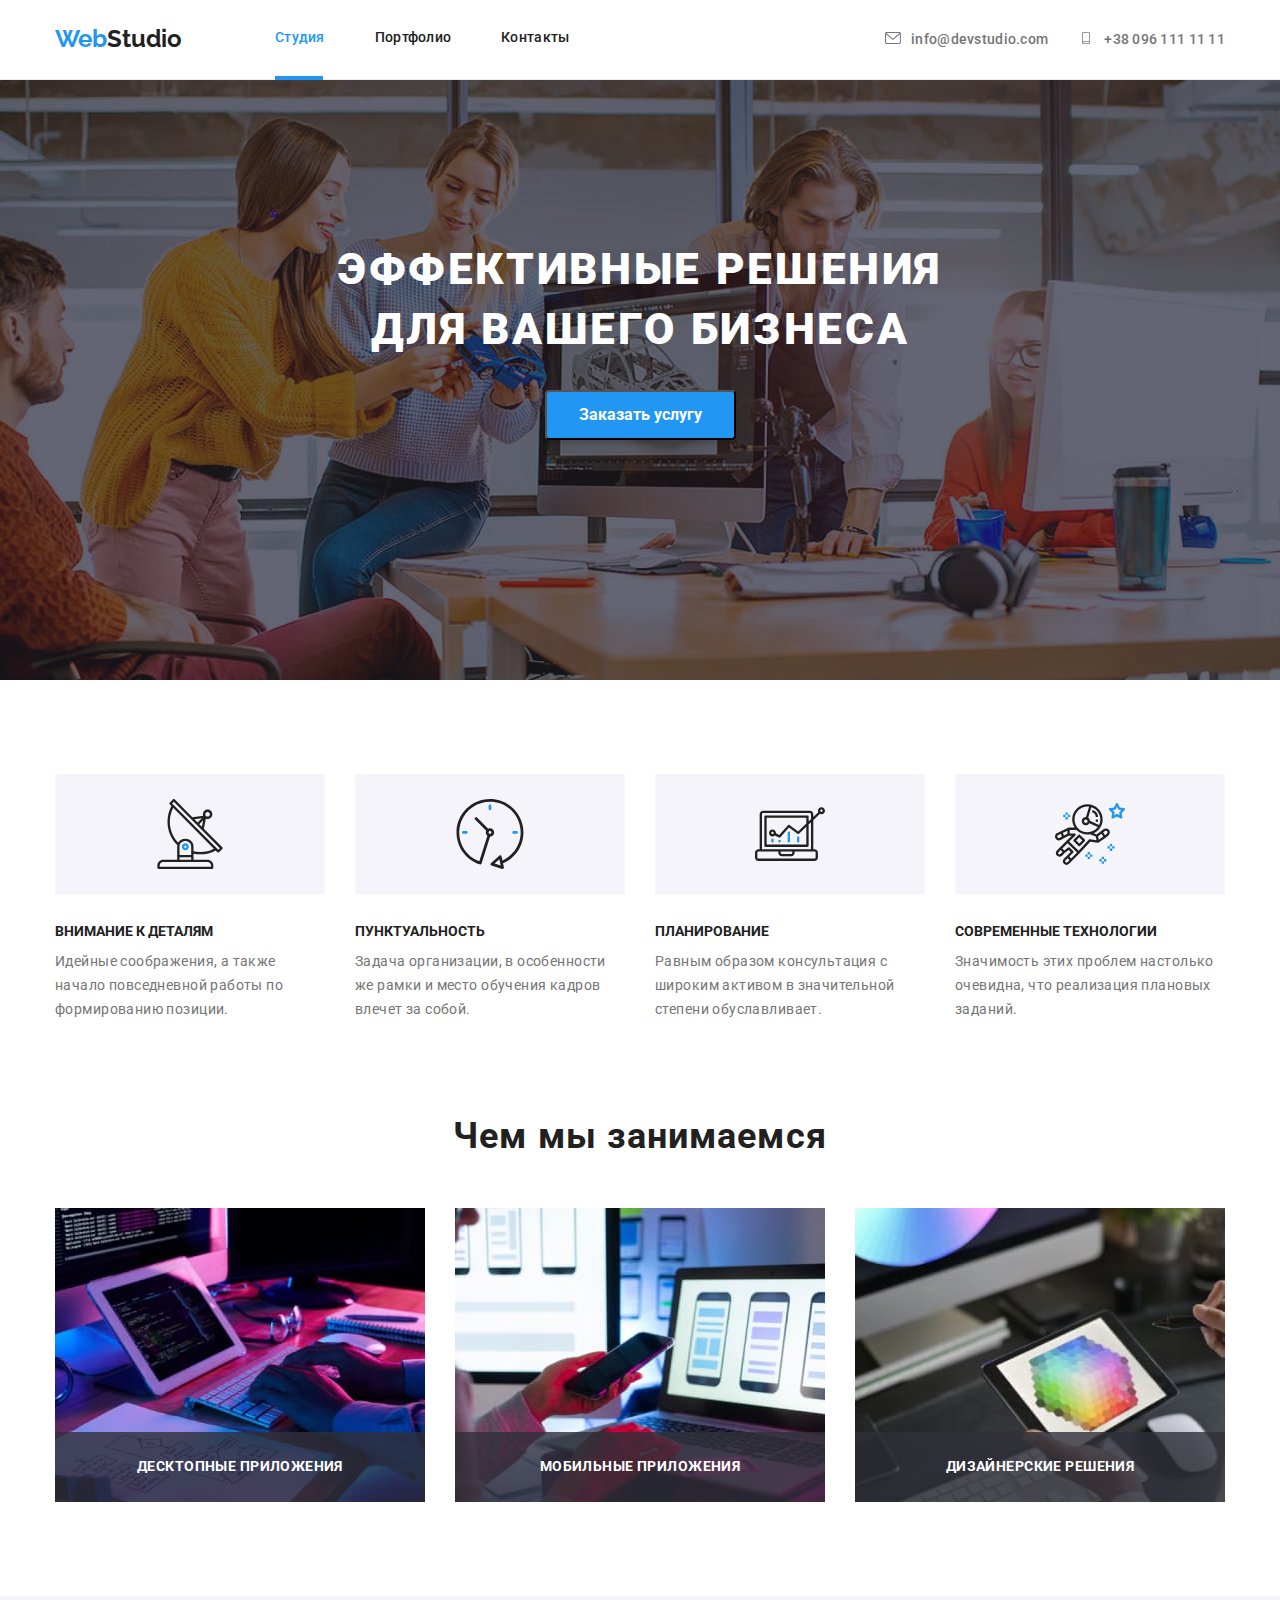
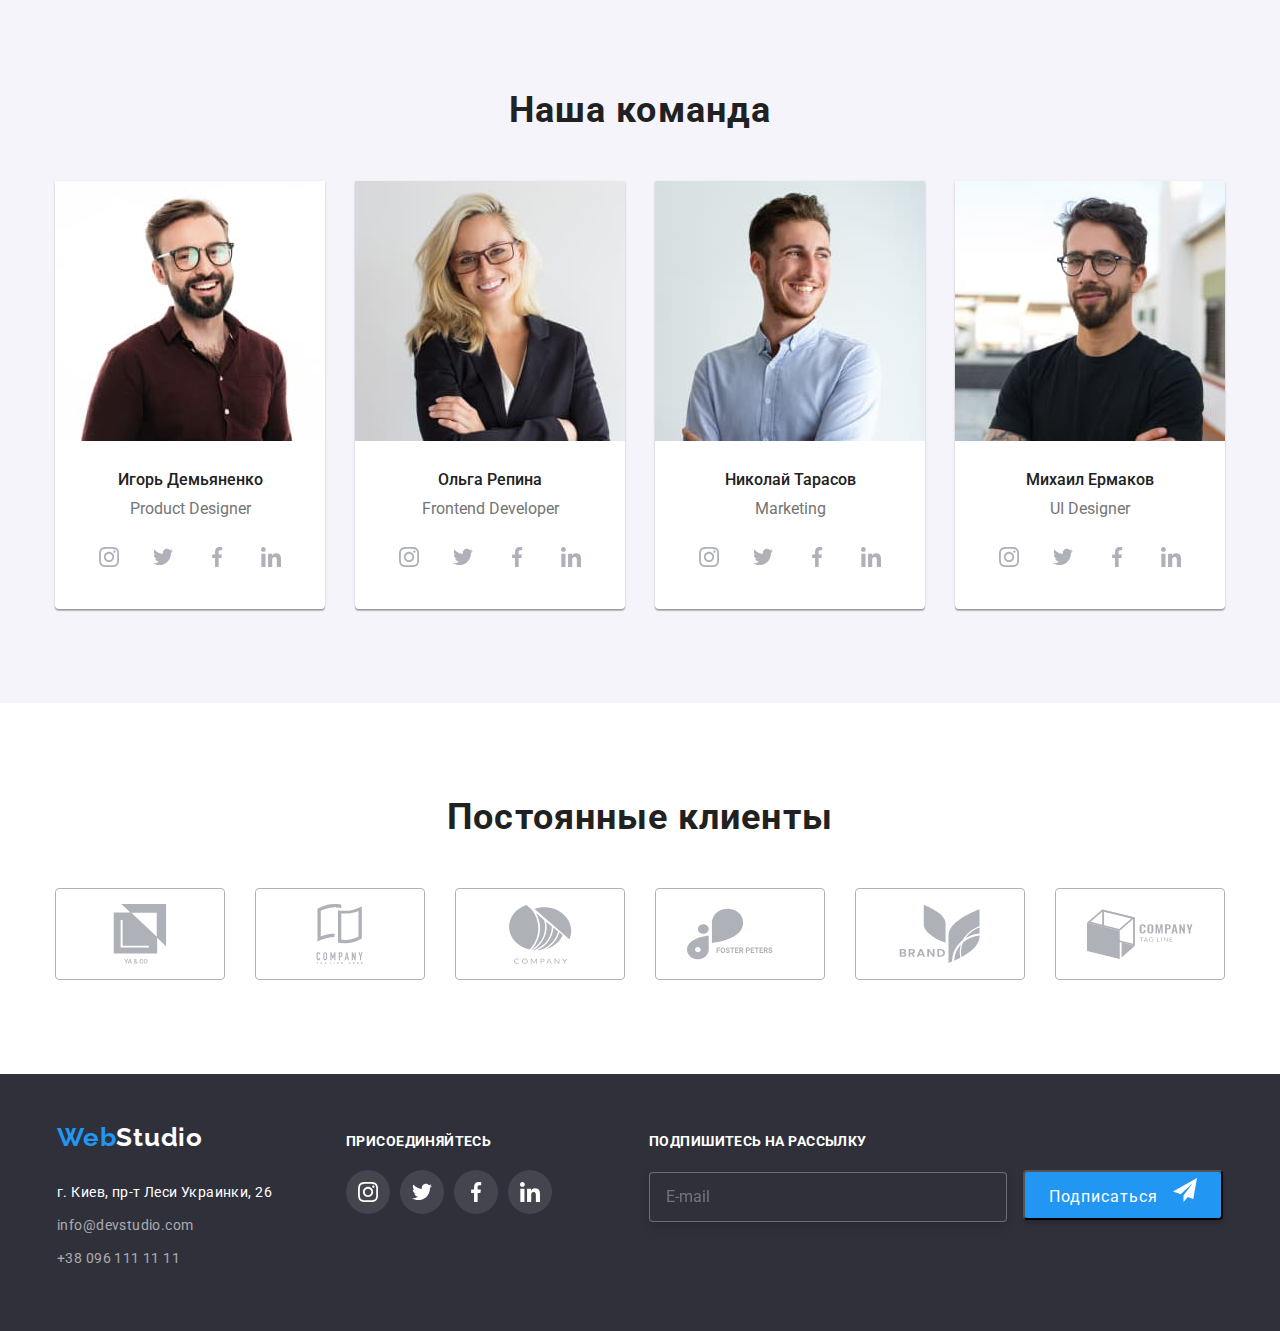
<file: index.html>
<!DOCTYPE html>
<html lang="en">

<head>
    <meta charset="UTF-8">
    <meta http-equiv="X-UA-Compatible" content="IE=edge">
   
    <meta name="viewport" content="width=device-width, initial-scale=1.0">
    <title>Document</title>
    
    <link href="https://fonts.googleapis.com/css2?family=Raleway:wght@700&family=Roboto:wght@400;500;700;900&display=swap"
        rel="stylesheet">
    
    <link rel="stylesheet" href="https://cdnjs.cloudflare.com/ajax/libs/modern-normalize/1.1.0/modern-normalize.min.css">

    
    <link rel="stylesheet" href="./css/main.min.css">
</head>

<body>
    
<header class="header">
        
 <div class="container container__header">
<a href="" class="container__item"><span class=" container__link container__link--accent">Web</span>Studio</a>
<nav>

<button type="button" class="container__menu-button" aria-expanded="false" aria-controls="menu-container" data-menu-button>
<svg width="40" height="40" aria-label="Перемикач мобільного меню"> 
<use class="container__icon-cross"  href="./images/symbol-defs.svg#icon-Vector-1"></use>
<use class="container__menu-icon" href="./images/symbol-defs.svg#icon-Vector-2"></use>
</svg>
</button>
<div class="container__menu-container" id="menu-container" data-menu>

<ul class="site-nav list">
<li class="site-nav__item"><a href=""class="site-nav__link  site-nav__link--current">Студия</a></li>
<li class="site-nav__item"><a href="./portfolio.html" class="site-nav__link">Портфолио</a></li>
<li class="site-nav__item"><a href="" class="site-nav__link">Контакты</a></li>
</ul>

<div class="page">
<ul class="contacts">
<li class="contacts__item"><a href="tel:+380961111111" class="contacts__link">
        <svg class="contacts__icon">
            <use href="./images/symbol-defs.svg#icon-smartphone"></use>
        </svg>+38 096 111 11 11</a></li>

        <li class="contacts__item"><a href="mailto:info@devstudio.com" class="contacts__link">
<svg class="contacts__icon">
                <use href="./images/symbol-defs.svg#icon-envelope"></use>
</svg>info@devstudio.com</a></li>
            
</ul>

<ul class="internet-page">
    <li class="internet-page__item"><a href="" class="internet-page__link">Instagram</a></li>
    <li class="internet-page__item"><a href="" class="internet-page__link internet-page__link--current">Twitter</a></li>
    <li class="internet-page__item"><a href="" class="internet-page__link internet-page__link--current">Facebookv</a></li>
    <li class="internet-page__item"><a href="" class="internet-page__link internet-page__link--current">LinkedIn</a></li>
</ul>
</div>
</div>
</div>
</nav>
</header>

<main>
<section class="hero">
<div class="container">
<h1 class="hero__title">ЭФФЕКТИВНЫЕ РЕШЕНИЯ<br />ДЛЯ ВАШЕГО БИЗНЕСА<br /></h1>
<button type="button" class=" hero__button hero__button--primary" data-modal-open>Заказать услугу</button>
</div>
</section>
    
<section class="section section--bottom">
<div class="container">
<!--<h2></h2>-->
<ul class="feature"> 
<li class="feature__item">
<div class="feature__icon-list">
<svg class="feature__icon">
<use href="./images/symbol-defs.svg#icon-antenna-1"></use>
</svg>
</div>
<h3 class="feature__title">ВНИМАНИЕ К ДЕТАЛЯМ</h3>
<p class="feature__text">Идейные соображения, а также начало повседневной работы по формированию позиции.</p>
</li>

<li class="feature__item">
<div class="feature__icon-list">
<svg class="feature__icon">
<use href="./images/symbol-defs.svg#icon-clock-1"></use>
</svg>
</div>
<h3 class="feature__title">ПУНКТУАЛЬНОСТЬ</h3>
<p class="feature__text">Задача организации, в особенности же рамки и место обучения кадров влечет за собой.</p>
</li>
                        
<li class="feature__item">
<div class="feature__icon-list">
<svg class="feature__icon">
<use href="./images/symbol-defs.svg#icon-diagram-1"></use>
</svg>
</div>
<h3 class="feature__title">ПЛАНИРОВАНИЕ</h3>
<p class="feature__text">Равным образом консультация с широким активом в значительной степени обуславливает.</p>
</li>
                       
<li class="feature__item">
<div class="feature__icon-list">
<svg class="feature__icon">
<use href="./images/symbol-defs.svg#icon-astronaut-1"></use>
</svg>
</div>
<h3 class="feature__title">СОВРЕМЕННЫЕ ТЕХНОЛОГИИ</h3>
<p class="feature__text">Значимость этих проблем настолько очевидна, что реализация плановых заданий.</p>
</li>
</ul>
</div>
</section>
                
                
                
                
<section class="section section--top">
 <div class="container">
<h3 class="section__title">Чем мы занимаемся</h3>
                
<ul class="annexes">
<li class="annexes__technology">


<picture>
<source media="(min-width: 1200px)" srcset="./images.2dz/technology1.jpg 1x, ./images.2dz/technology1@2x.jpg 2x">
<img src="./images.2dz/technology1.jpg" alt="планшет і клавіатура по якій працюють руки" />
</picture>

<h3 class="annexes__headlines">ДЕСКТОПНЫЕ ПРИЛОЖЕНИЯ</h3></li>
<li class="annexes__technology">
<picture>
<source media="(min-width: 1200px)" srcset="./images.2dz/technology2.jpg 1x, ./images.2dz/technology2@2x.jpg 2x">
<img src="./images.2dz/technology2.jpg" alt="ноутбук та телефон" />
</picture>
 
<h3 class="annexes__headlines">МОБИЛЬНЫЕ ПРИЛОЖЕНИЯ</h3></li>
<li class="annexes__technology">
<picture>
<source media="(min-width: 1200px)" srcset="./images.2dz/technology3.jpg 1x, ./images.2dz/technology3@2x.jpg 2x">
<img src="./images.2dz/technology3.jpg" alt="планшет на якому намальований малюнок" />
</picture>


 <h3 class="annexes__headlines">ДИЗАЙНЕРСКИЕ РЕШЕНИЯ</h3></li>
</ul>
</div>
</section>
               
               
 <section class="section section--other-background">
<div class="container">
<h2 class="section__title">Наша команда</h2>
<ul class="command">
<li class="command__specialists">
<picture>
<source media="(min-width: 1200px)" srcset="./images.desktop/command-des.jpg 1x, ./images.desktop/command-des@2x.jpg 2x">
<source media="(min-width: 768px)" srcset="./images.tab/command-tab.jpg 1x, ./images.tab/command-tab@2.jpg 2x">
<source media="(min-width: 320px)" srcset="./images/command.jpg 1x, ./images/command-2@2.jpg 2x">
<img src="./images/command.jpg" alt="Игорь Демьяненко" />
</picture>

<div class="command__center">
<h3 class="command__command-title">Игорь Демьяненко</h3>
<p class="command__text">Product Designer</p>
<ul class="command__icon-border">
<li class="command__border"><a href="" class="command__icon-badges">
<svg class="command__icon-group">
<use href="./images/symbol-defs.svg#icon-instagram-2"></use>
</svg></a></li>
<li class="command__border"><a href="" class="command__icon-badges">
<svg class="command__icon-group">
<use href="./images/symbol-defs.svg#icon-twitter-1"></use>
</svg></a></li>
<li class="command__border"><a href="" class="command__icon-badges">
<svg class="command__icon-group">
<use href="./images/symbol-defs.svg#icon-facebook-1"></use>
</svg></a></li>
<li class="command__border"><a href="" class="command__icon-badges">
<svg class="command__icon-group">
<use href="./images/symbol-defs.svg#icon-linkedin-1"></use>
</svg></a></li></ul>
</div>
</li>

<li class="command__specialists">
<picture>
<source media="(min-width: 1200px)" srcset="./images.desktop/command2-des.jpg 1x, ./images.desktop/command2-des@2x.jpg 2x">
<source media="(min-width: 768px)" srcset="./images.tab/command2-tab.jpg 1x, ./images.tab/command3-tab@2.jpg 2x">
<source media="(min-width: 320px)" srcset="./images/command3.jpg 1x, ./images/command4@2.jpg 2x">
<img src="./images/command3.jpg" alt="Ольга Репина" />
</picture>


<div class="command__center">
<h3 class="command__command-title">Ольга Репина</h3>
<p class="command__text">Frontend Developer</p>
<ul class="command__icon-border">
<li class="command__border"><a href="" class="command__icon-badges">
<svg class="command__icon-group">
<use href="./images/symbol-defs.svg#icon-instagram-2"></use>
</svg></a></li>
<li class="command__border"><a href="" class="command__icon-badges">
<svg class="command__icon-group">
<use href="./images/symbol-defs.svg#icon-twitter-1"></use>
</svg></a></li>
<li class="command__border"><a href="" class="command__icon-badges">
<svg class="command__icon-group">
<use href="./images/symbol-defs.svg#icon-facebook-1"></use>
</svg></a></li>
<li class="command__border"><a href="" class="command__icon-badges">
<svg class="command__icon-group">
<use href="./images/symbol-defs.svg#icon-linkedin-1"></use>
 </svg></a></li></ul>
</div>
</li>
                        
<li class="command__specialists">
<picture>
    <source media="(min-width: 1200px)" srcset="./images.desktop/command3-des.jpg 1x, ./images.desktop/command3-des@2x.jpg 2x">
    <source media="(min-width: 768px)" srcset="./images.tab/command4-tab.jpg 1x, ./images.tab/command5-tab@2.jpg 2x">
    <source media="(min-width: 320px)" srcset="./images/command5.jpg 1x, ./images/command6@2.jpg 2x">
    <img src="./images/command5.jpg" alt="Николай Тарасов" />
</picture>

<div class="command__center">
<h3 class="command__command-title">Николай Тарасов</h3>
<p class="command__text">Marketing</p>
<ul class="command__icon-border">
<li class="command__border"><a href="" class="command__icon-badges">
<svg class="command__icon-group">
<use href="./images/symbol-defs.svg#icon-instagram-2"></use>
</svg></a></li>
<li class="command__border"><a href="" class="command__icon-badges">
<svg class="command__icon-group">
<use href="./images/symbol-defs.svg#icon-twitter-1"></use>
</svg></a></li>
<li class="command__border"><a href="" class="command__icon-badges">
<svg class="command__icon-group">
<use href="./images/symbol-defs.svg#icon-facebook-1"></use>
</svg></a></li>
<li class="command__border"><a href="" class="command__icon-badges">
<svg class="command__icon-group">
<use href="./images/symbol-defs.svg#icon-linkedin-1"></use>
</svg></a></li></ul>
</div>
</li>
<li class="command__specialists">

<picture>
    <source media="(min-width: 1200px)" srcset="./images.desktop/command4-des.jpg 1x, ./images.desktop/command4-des@2x.jpg 2x">
    <source media="(min-width: 768px)" srcset="./images.tab/command6-tab.jpg 1x, ./images.tab/command7-tab@2.jpg 2x">
    <source media="(min-width: 320px)" srcset="./images/command7.jpg 1x, ./images/command8@2.jpg 2x">
    <img src="./images/command7.jpg" alt="Михаил Ермаков" />
</picture>



<div class="command__center">
<h3 class="command__command-title">Михаил Ермаков</h3>
<p class="command__text">UI Designer</p>
<ul class="command__icon-border">
<li class="command__border"><a href="" class="command__icon-badges">
<svg class="command__icon-group">
<use href="./images/symbol-defs.svg#icon-instagram-2"></use></svg></a></li>
<li class="command__border"><a href="" class="command__icon-badges">
<svg class="command__icon-group">
<use href="./images/symbol-defs.svg#icon-twitter-1"></use>
</svg></a></li>
<li class="command__border"><a href="" class="command__icon-badges">
<svg class="command__icon-group">
<use href="./images/symbol-defs.svg#icon-facebook-1"></use>
</svg></a></li>
<li class="command__border"><a href="" class="command__icon-badges">
<svg class="command__icon-group">
<use href="./images/symbol-defs.svg#icon-linkedin-1"></use>
</svg></a></li></ul>
</div>
</li>
</ul>
</div>
</section>


            <section class="section">
                <div class="container">
                <h2 class="section__title">Постоянные клиенты</h2>
                
                <ul class="regular-customers">
                    <li class="regular-customers__emblem"><a href="" class="regular-customers__icon-emblem">
                        <svg class="regular-customers__icon-client">
                        <use href="./images/symbol-defs.svg#icon-group"></use>
                    </svg></a></li>
                    
                    <li class="regular-customers__emblem"><a href="" class="regular-customers__icon-emblem">
                        <svg class="regular-customers__icon-client">
                    <use href="./images/symbol-defs.svg#icon-group-1"></use>
                </svg></a></li>
                    
                <li class="regular-customers__emblem"><a href="" class="regular-customers__icon-emblem">
                    <svg class="regular-customers__icon-client">
                        <use href="./images/symbol-defs.svg#icon-group-2"></use>
                    </svg></a></li>
                        
                    
                    <li class="regular-customers__emblem"><a href="" class="regular-customers__icon-emblem">
                        <svg class="regular-customers__icon-client">
                        <use href="./images/symbol-defs.svg#icon-group-3"></use>
                    </svg></a></li>
                    
                    
                        
                    <li class="regular-customers__emblem"><a href="" class="regular-customers__icon-emblem">
                        <svg class="regular-customers__icon-client">
                        <use href="./images/symbol-defs.svg#icon-group-4"></use>
                    </svg></a></li>
                       
                   
                        
                    <li class="regular-customers__emblem"><a href="" class="regular-customers__icon-emblem">
                        <svg class="regular-customers__icon-client">
                        <use href="./images/symbol-defs.svg#icon-group-5"></use>
                    </svg></a></li>
                </ul>
             </div>
            </section>
        </main>

<footer class="footer">
    <div class="container container__footer">
        <div class="basement">
        <a href="" class="basement__item"><span class=" basement__link basement__link--accent">Web</span><span class="basement__studio">Studio</span></a>
    <address class="address">
        <ul class="address__list">
        <li><a class="address__link" href="https://goo.gl/maps/1u3zxF8ceBxTiurs7" target="blanc" rel="norefferer noopener" >г. Киев,
            пр-т Леси Украинки, 26</a></li>  
        <li class="address__information"><a href="mailto:info@devstudio.com" class="address__content">info@devstudio.com</a></li>
        <li class="address__information"><a href="tel:+380961111111" class="address__content">+38 096 111 11 11</a></li>
        </ul>
</address>
</div>
    



<div class="social-networks">
    <h2 class="command-clients">ПРИСОЕДИНЯЙТЕСЬ</h2>
    <ul class="clients">
        <li class="clients__icon-clients"><a href="" class="clients__icon-social">
            <svg class="clients__icon-networks">
       <use href="./images/symbol-defs.svg#icon-instagram-2"></use>
        </svg></a></li>
        <li class="clients__icon-clients"><a href="" class="clients__icon-social">
            <svg class="clients__icon-networks">
            <use href="./images/symbol-defs.svg#icon-twitter-1"></use>
        </svg></a></li>
        <li class="clients__icon-clients"><a href="" class="clients__icon-social">
            <svg class="clients__icon-networks">
            <use href="./images/symbol-defs.svg#icon-facebook-1"></use>
        </svg></a></li>
        <li class="clients__icon-clients"><a href="" class="clients__icon-social">
            <svg class="clients__icon-networks">
                    <use href="./images/symbol-defs.svg#icon-linkedin-1"></use>
                </svg></a></li>
    </ul>
</div>
    
<div class="form">
     <form class="form-bloc">

        <p class="form-bloc__mailing">ПОДПИШИТЕСЬ НА РАССЫЛКУ</p>
    
    <label for="user_email"></label>
    <input type="email" name="email"  placeholder="E-mail" id="user_email" class="form-bloc__email" />
    
    <button type="submit"class="form-bloc__form-button">Подписаться
        <svg class="form-bloc__icon-send">
            <use href="images/symbol-defs.svg#icon-icon-send"></use>
        </svg>
    </button>
  
</form>
</div>

</div>
    </footer>
 
 
 
    <!-- Modal -->

<div class="backdrop is-hidden" data-modal> 
  <div class="modal">
      <form class="modal__form-contant">
          <p class="modal__user-data">Оставьте свои данные, мы вам перезвоним</p>
          <div class="modal__name-text">
          <label class="modal__names" for="user_name">Имя</label>
            <input class="modal__frame" type="name" name="name" id="user_name" />
        <svg class="modal__icon-sign">
            <use href="images/symbol-defs.svg#icon-person-black-18dp-1"></use>
        </svg>
        
        </div>

        <div class="modal__name-text">
        <label class="modal__names" for="user_phone">Телефон</label>
        <input class="modal__frame" type="tel" name="phone_number" id="user_phone" />
        <svg class="modal__icon-sign">
            <use href="images/symbol-defs.svg#icon-phone-black-18dp-1"></use>
        </svg>
    </div>

        <div class="modal__name-text">
        <label class="modal__names" for="user_email">Почта</label>
        <input class="modal__frame" type="email" name="email" id="user_email" />
        <svg class="modal__icon-sign">
            <use href="images/symbol-defs.svg#icon-email-black-18dp-1"></use>
        </svg>
    </div>

        <div class="modal__name-text">
        <label  class="modal__names" for="user_feedback">Комментарий</label>
        <textarea class="modal__feedback" name="feedback"  id="feedback" rows="5" placeholder="Введите текст"></textarea>
        </div>
        
        
        <div class="modal__checkbox-one">
    <label class="modal__mailing-list">
        <input class="modal__conditions" type="checkbox" name="Соглашаюсь с рассылкой и принимаю Условия договора"
            id="Соглашаюсь с рассылкой и принимаю Условия договора">
        <svg class="modal__icon-box">
            <use href="images/symbol-defs.svg#icon-Vector-2"></use>
        </svg>
        Соглашаюсь с рассылкой и принимаю
        <a href="" class="modal__condition-one">Условия договора</a>
        </label>
</div>
        
        
        <button class="modal__button-box" type="submit">Отправить</button>
     
    
    </form>
<button type="button" class="modal__modal-button" data-modal-close>
<svg class="modal__icon-button">
    <use href="./images/symbol-defs.svg#icon-Vector-1"></use>
</svg>
</button>
</div>
</div>
<script src="./js/modal.js"></script>
<script src="./js/menu.js"></script>
</body>
</html>
</file>
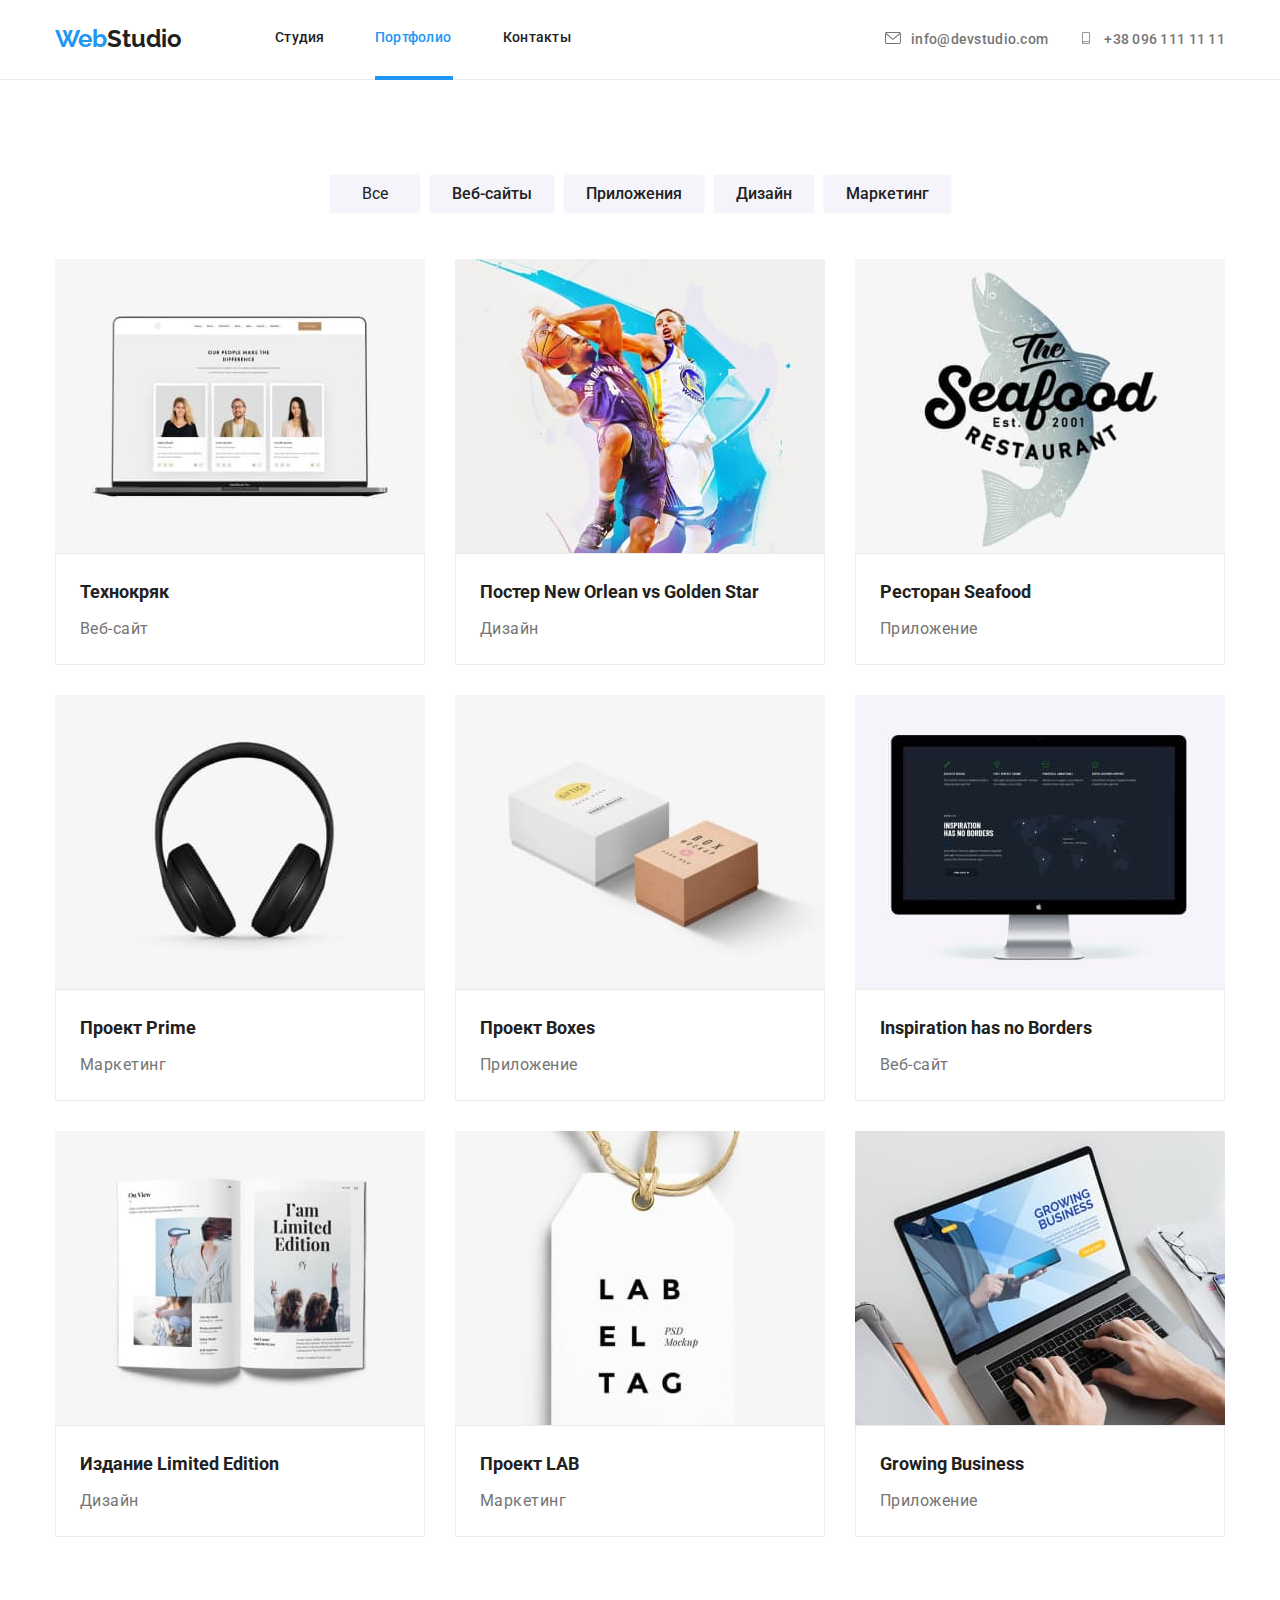
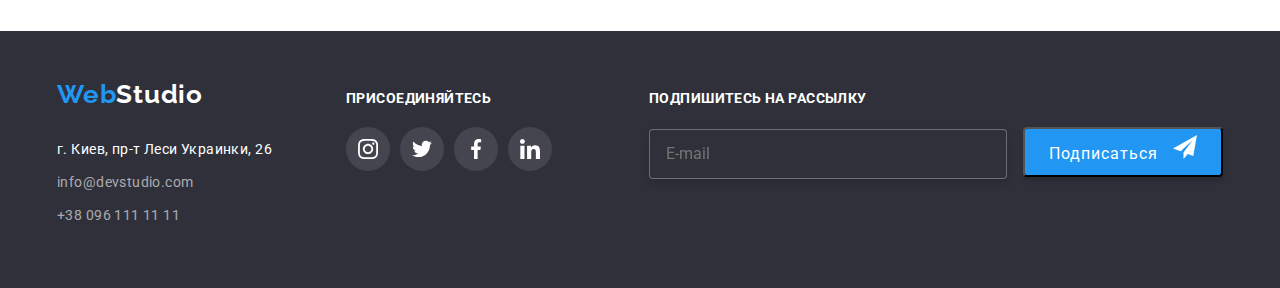
<file: portfolio.html>
<!DOCTYPE html>
<html lang="en">
<head>
    <meta charset="UTF-8">
    <meta http-equiv="X-UA-Compatible" content="IE=edge">
    <meta name="viewport" content="width=device-width, initial-scale=1.0">
    <title>Document</title>

    <link href="https://fonts.googleapis.com/css2?family=Raleway:wght@700&family=Roboto:wght@400;500;700;900&display=swap"
        rel="stylesheet">
    
    <link rel="stylesheet" href="https://cdnjs.cloudflare.com/ajax/libs/modern-normalize/1.1.0/modern-normalize.min.css">

<link rel="stylesheet" href="./css/portfolio.min.css">


</head>
<body>
    
<header class="header">
<div class="container container__header">
<a href="" class="container__item"><span class=" container__link container__link--accent">Web</span>Studio</a>
<nav>

<button type="button" class="container__menu-button" aria-expanded="false" aria-controls="menu-container"
    data-menu-button>
    <svg width="40" height="40" aria-label="Перемикач мобільного меню">
        <use class="container__icon-cross" href="./images/symbol-defs.svg#icon-Vector-1"></use>
        <use class="container__menu-icon" href="./images/symbol-defs.svg#icon-Vector-2"></use>
    </svg>
</button>
<div class="container__menu-container" id="menu-container" data-menu>

                
<ul class="site-nav list">
<li class="site-nav__item"><a href="./index.html" class="site-nav__link">Студия</a></li>
<li class="site-nav__item"><a href="" class="site-nav__link site-nav__link--current site-nav__link--underlining">Портфолио</a></li>
<li class="site-nav__item"><a href="" class="site-nav__link">Контакты</a></li></ul>

<ul class="contacts">
<li class="contacts__item"><a href="tel:+380961111111" class="contacts__link">
<svg class="contacts__icon">
<use href="./images/symbol-defs.svg#icon-smartphone"></use>
</svg>+38 096 111 11 11</a></li>

<li class="contacts__item"><a href="mailto:info@devstudio.com" class="contacts__link">
<svg class="contacts__icon">
<use href="./images/symbol-defs.svg#icon-envelope"></use>
</svg>info@devstudio.com</a></li>

</ul>

<ul class="internet-page">
    <li class="internet-page__item"><a href="" class="internet-page__link">Instagram</a></li>
    <li class="internet-page__item"><a href="" class="internet-page__link internet-page__link--current">Twitter</a></li>
    <li class="internet-page__item"><a href="" class="internet-page__link internet-page__link--current">Facebookv</a></li>
    <li class="internet-page__item"><a href="" class="internet-page__link internet-page__link--current">LinkedIn</a></li>
</ul>

</div>
</div>
</nav>
</header>
        
<main>
<section class="section-portfolio">
<div class="container">
<!--<h1></h1>-->
<ul class="buttons">
 <li><button type="button" class="buttons__item buttons__item--primary">Все</button></li>
<li><button type="button" class="buttons__item buttons__item--secondary">Веб-сайты</button></li>
<li><button type="button" class="buttons__item buttons__item--secondary">Приложения</button></li>
<li><button type="button" class="buttons__item buttons__item--secondary">Дизайн</button></li>
<li><button type="button" class="buttons__item buttons__item--secondary">Маркетинг</button></li>
</ul>
               
<ul class="card-set">
<li class="card-set__painting">
<a href="" class="card-set__none-text">
<div class="card-set__page">

<picture>
    <source media="(min-width: 1200px)" srcset="./images.desktop/card-sed.des.jpg 1x, ./images.desktop/card-sed.des@2x.jpg 2x">
    <source media="(min-width: 768px)" srcset="./images.tab/card-sed.tab.jpg 1x, ./images.tab/card-sed.tab@2x.jpg 2x">
    <source media="(min-width: 320px)" srcset="./images/card-sed.jpg 1x, ./images/card-sed@2x.jpg 2x">
    <img src="./images/card-sed.jpg" alt="Технокряк" />
</picture>
<p class="card-set__page-text">Технокряк это современная площадка распространения коронавируса. Компании используют эту платформу для цифрового
                шпионажа и атак на защищённые сервера конкурентов.</p></div>
<div class="card-set__image">
<h2 class="card-set__title">Технокряк</h2>
<p class="card-set__text">Веб-сайт</p></div>
</li></a>
                
                
<li class="card-set__painting">
<a href="" class="card-set__none-text"> 
<div class="card-set__page">
<picture>
    <source media="(min-width: 1200px)" srcset="./images.desktop/card-sed.des2.jpg 1x, ./images.desktop/card-sed.des2@2x.jpg 2x">
    <source media="(min-width: 768px)" srcset="./images.tab/card-sed2.tab.jpg 1x, ./images.tab/card-sed2.tab@2x.jpg 2x">
    <source media="(min-width: 320px)" srcset="./images/card-sed2.jpg 1x, ./images/card-sed3@2x.jpg 2x">
    <img src="./images/card-sed2.jpg" alt="Постер New Orlean vs Golden Star" />
</picture>

<p class="card-set__page-text">Технокряк это современная площадка распространения коронавируса. Компании используют эту платформу
                    для цифрового шпионажа и атак на защищённые сервера конкурентов.</p></div>
<div class="card-set__image">
<h2 class="card-set__title">Постер New Orlean vs Golden Star</h2>
<p class="card-set__text">Дизайн</p></div>
</li></a>
                

<li class="card-set__painting"> 
<a href="" class="card-set__none-text"> 
<div class="card-set__page">
<picture>
    <source media="(min-width: 1200px)" srcset="./images.desktop/card-sed.des3.jpg 1x, ./images.desktop/card-sed.des3@2x.jpg 2x">
    <source media="(min-width: 768px)" srcset="./images.tab/card-sed3.tab.jpg 1x, ./images.tab/card-sed3.tab@2x.jpg 2x">
    <source media="(min-width: 320px)" srcset="./images/card-sed3.jpg 1x, ./images/card-sed2@2x.jpg 2x">
    <img src="./images/card-sed3.jpg" alt="Ресторан Seafood" />
</picture>
<p class="card-set__page-text">Технокряк это современная площадка распространения коронавируса. Компании используют эту платформу
                    для цифрового
                    шпионажа и атак на защищённые сервера конкурентов.</p>
</div>
<div class="card-set__image">
<h2 class="card-set__title">Ресторан Seafood</h2>
<p class="card-set__text">Приложение</p></div>
</li></a>
                
<li class="card-set__painting"> 
<a href="" class="card-set__none-text">
<div class="card-set__page">
<picture>
    <source media="(min-width: 1200px)" srcset="./images.desktop/card-sed.des4.jpg 1x, ./images.desktop/card-sed.des4@2x.jpg 2x">
    <source media="(min-width: 768px)" srcset="./images.tab/card-sed4.tab.jpg 1x, ./images.tab/card-sed4.tab@2x.jpg 2x">
    <source media="(min-width: 320px)" srcset="./images/card-sed4.jpg 1x, ./images/card-sed4@2x.jpg 2x">
    <img src="./images/card-sed4.jpg" alt="Проект Prime" />
</picture>
<p class="card-set__page-text">Технокряк это современная площадка распространения коронавируса. Компании используют эту платформу
                    для цифрового
                    шпионажа и атак на защищённые сервера конкурентов.</p>
</div>
<div class="card-set__image">
<h2 class="card-set__title">Проект Prime</h2>
<p class="card-set__text">Маркетинг</p></div>
</li></a>
                
<li class="card-set__painting"> 
<a href="" class="card-set__none-text">
<div class="card-set__page">
<picture>
    <source media="(min-width: 1200px)" srcset="./images.desktop/card-sed.des5.jpg 1x, ./images.desktop/card-sed.des5@2x.jpg 2x">
    <source media="(min-width: 768px)" srcset="./images.tab/card-sed5.tab.jpg 1x, ./images.tab/card-sed5.tab@2x.jpg 2x">
    <source media="(min-width: 320px)" srcset="./images/card-sed5.jpg 1x, ./images/card-sed5@2x.jpg 2x">
    <img src="./images/card-sed5.jpg" alt="Проект Boxes" />
</picture>


<p class="card-set__page-text">Технокряк это современная площадка распространения коронавируса. Компании используют эту платформу
                    для цифрового
                    шпионажа и атак на защищённые сервера конкурентов.</p>
</div>
<div class="card-set__image">
<h2 class="card-set__title">Проект Boxes</h2>
<p class="card-set__text">Приложение</p></div>
</li></a>
                
<li class="card-set__painting"> 
<a href="" class="card-set__none-text">
<div class="card-set__page">
    <picture>
        <source media="(min-width: 1200px)" srcset="./images.desktop/card-sed.des6.jpg 1x, ./images.desktop/card-sed.des6@2x.jpg 2x">
        <source media="(min-width: 768px)" srcset="./images.tab/card-sed6.tab.jpg 1x, ./images.tab/card-sed6.tab@2x.jpg 2x">
        <source media="(min-width: 320px)" srcset="./images/card-sed6.jpg 1x, ./images/card-sed6@2x.jpg 2x">
        <img src="./images/card-sed6.jpg" alt="Inspiration has no Borders" />
    </picture>

<p class="card-set__page-text">Технокряк это современная площадка распространения коронавируса. Компании используют эту платформу
                    для цифрового
                    шпионажа и атак на защищённые сервера конкурентов.</p>
</div>
<div class="card-set__image">
<h2 class="card-set__title">Inspiration has no Borders</h2>
<p class="card-set__text">Веб-сайт</p></div>
</li></a>
                
<li class="card-set__painting"> 
<a href="" class="card-set__none-text">
<div class="card-set__page">
<picture>
    <source media="(min-width: 1200px)" srcset="./images.desktop/card-sed.des7.jpg 1x, ./images.desktop/card-sed.des7@2x.jpg 2x">
    <source media="(min-width: 768px)" srcset="./images.tab/card-sed7.tab.jpg 1x, ./images.tab/card-sed7.tab@2x.jpg 2x">
    <source media="(min-width: 320px)" srcset="./images/card-sed7.jpg 1x, ./images/card-sed7@2x.jpg 2x">
    <img src="./images/card-sed7.jpg" alt="Издание Limited Edition" />
</picture>


<p class="card-set__page-text">Технокряк это современная площадка распространения коронавируса. Компании используют эту платформу
                    для цифрового
                    шпионажа и атак на защищённые сервера конкурентов.</p>
</div>
<div class="card-set__image">
<h2 class="card-set__title">Издание Limited Edition</h2>
<p class="card-set__text">Дизайн</p></div>
</li></a>
                
<li class="card-set__painting"> 
<a href="" class="card-set__none-text">
<div class="card-set__page">
<picture>
    <source media="(min-width: 1200px)" srcset="./images.desktop/card-sed.des8.jpg 1x, ./images.desktop/card-sed.des8@2x.jpg 2x">
    <source media="(min-width: 768px)" srcset="./images.tab/card-sed8.tab.jpg 1x, ./images.tab/card-sed8.tab@2x.jpg 2x">
    <source media="(min-width: 320px)" srcset="./images/card-sed8.jpg 1x, ./images/card-sed8@2x.jpg 2x">
    <img src="./images/card-sed8.jpg" alt="Проект LAB" />
</picture>


<p class="card-set__page-text">Технокряк это современная площадка распространения коронавируса. Компании используют эту платформу
                    для цифрового
                    шпионажа и атак на защищённые сервера конкурентов.</p>
</div>
<div class="card-set__image">
<h2 class="card-set__title">Проект LAB</h2>
<p class="card-set__text">Маркетинг</p></div>
</li></a>
                
<li class="card-set__painting"> 
<a href="" class="card-set__none-text">
<div class="card-set__page">
<picture>
    <source media="(min-width: 1200px)" srcset="./images.desktop/card-sed.des9.jpg 1x, ./images.desktop/card-sed.des9@2x.jpg 2x">
    <source media="(min-width: 768px)" srcset="./images.tab/card-sed9.tab.jpg 1x, ./images.tab/card-sed9.tab@2x.jpg 2x">
    <source media="(min-width: 320px)" srcset="./images/card-sed9.jpg 1x, ./images/card-sed9@2x.jpg 2x">
    <img src="./images/card-sed9.jpg" alt="Growing Business" />
</picture>


<p class="card-set__page-text">Технокряк это современная площадка распространения коронавируса. Компании используют эту платформу
                    для цифрового
                    шпионажа и атак на защищённые сервера конкурентов.</p>
</div>
<div class="card-set__image">
<h2 class="card-set__title">Growing Business</h2>
<p class="card-set__text">Приложение</p></div>
</li></a>
</ul>
</div>
</section>
</main>
        
<footer class="footer">
    <div class="container container__footer">
        <div class="basement">
            <a href="" class="basement__item"><span class=" basement__link basement__link--accent">Web</span><span
                    class="basement__studio">Studio</span></a>
            <address class="address">
                <ul class="address__list">
                    <li><a class="address__link" href="https://goo.gl/maps/1u3zxF8ceBxTiurs7" target="blanc"
                            rel="norefferer noopener">г. Киев,
                            пр-т Леси Украинки, 26</a></li>
                    <li class="address__information"><a href="mailto:info@devstudio.com"
                            class="address__content">info@devstudio.com</a></li>
                    <li class="address__information"><a href="tel:+380961111111" class="address__content">+38 096 111 11
                            11</a></li>
                </ul>
            </address>
        </div>
    
            <div class="social-networks">
                <h2 class="command-clients">ПРИСОЕДИНЯЙТЕСЬ</h2>
                <ul class="clients">
                    <li class="clients__icon-clients"><a href="" class="clients__icon-social">
                            <svg class="clients__icon-networks">
                                <use href="./images/symbol-defs.svg#icon-instagram-2"></use>
                            </svg></a></li>
                    <li class="clients__icon-clients"><a href="" class="clients__icon-social">
                            <svg class="clients__icon-networks">
                                <use href="./images/symbol-defs.svg#icon-twitter-1"></use>
                            </svg></a></li>
                    <li class="clients__icon-clients"><a href="" class="clients__icon-social">
                            <svg class="clients__icon-networks">
                                <use href="./images/symbol-defs.svg#icon-facebook-1"></use>
                            </svg></a></li>
                    <li class="clients__icon-clients"><a href="" class="clients__icon-social">
                            <svg class="clients__icon-networks">
                                <use href="./images/symbol-defs.svg#icon-linkedin-1"></use>
                            </svg></a></li>
                </ul>
            </div>
            
            <div class="form">
                <form class="form-bloc">
            
                    <p class="form-bloc__mailing">ПОДПИШИТЕСЬ НА РАССЫЛКУ</p>
            
                    <label for="user_email"></label>
                    <input type="email" name="email" placeholder="E-mail" id="user_email" class="form-bloc__email" />
            
                    <button type="submit" class="form-bloc__form-button">Подписаться
                        <svg class="form-bloc__icon-send">
                            <use href="images/symbol-defs.svg#icon-icon-send"></use>
                        </svg>
                    </button>
            
                </form>
            </div>
            </div>
            </div>

    </footer>
    <script src="./js/menu.js"></script>
        </body>
</html>
</file>
<file: css/main.min.css>
:root{--main-title-color: #ffffff;--main-text-color: #212121;--secondary-color-of-the-text: #757575;--text-accent-color: #2196f3;--button-color: #f5f4fa;--text-white-transparent: rgba(255, 255, 255, 0.6);--header-background: #2f303a}*,*::before,*::after{-webkit-box-sizing:border-box;box-sizing:border-box}body{background-color:var(--main-title-color);color:var(--secondary-color-of-the-text);font-family:Roboto, sans-serif}ul{margin:0;padding:0;list-style:none}h1,h2,h3,p{margin:0}.header{height:60px;border-bottom:1px solid #ececec;display:-webkit-box;display:-ms-flexbox;display:flex;position:relative}@media screen and (min-width: 768px){.header{height:80px}}.container__header{display:-webkit-box;display:-ms-flexbox;display:flex;-webkit-box-align:center;-ms-flex-align:center;align-items:center;-webkit-box-pack:justify;-ms-flex-pack:justify;justify-content:space-between}@media screen and (min-width: 768px){.container__header{display:-webkit-box;display:-ms-flexbox;display:flex;-webkit-box-align:center;-ms-flex-align:center;align-items:center;-webkit-box-pack:center;-ms-flex-pack:center;justify-content:center}}@media screen and (min-width: 1200px){.container__header{display:-webkit-box;display:-ms-flexbox;display:flex;-webkit-box-align:center;-ms-flex-align:center;align-items:center;-webkit-box-pack:center;-ms-flex-pack:center;justify-content:center}}nav{width:100%}.site-nav{-webkit-box-orient:vertical;-webkit-box-direction:normal;-ms-flex-direction:column;flex-direction:column}@media screen and (min-width: 768px){.site-nav{display:-webkit-box;display:-ms-flexbox;display:flex;-webkit-box-orient:horizontal;-webkit-box-direction:normal;-ms-flex-direction:row;flex-direction:row}}.site-nav__link{color:var(--main-text-color);font-weight:500;font-size:40px;line-height:1.175;text-align:center;letter-spacing:0.02em;text-decoration:none;-webkit-transition-duration:250ms;transition-duration:250ms;-webkit-transition-property:color;transition-property:color;-webkit-transition-timing-function:cubic-bezier(0.4, 0, 0.2, 1);transition-timing-function:cubic-bezier(0.4, 0, 0.2, 1)}@media screen and (min-width: 768px){.site-nav__link{font-weight:500;font-size:14px;line-height:1.14;text-decoration:none}}.site-nav__link:hover,.site-nav__link:focus{color:var(--text-accent-color)}.site-nav__link--current::after{content:"";width:48px;height:4px;background-color:var(--text-accent-color);display:block;-webkit-transform:translateY(29px);transform:translateY(29px)}@media screen and (max-width: 767px){.site-nav__link--current::after{display:none}}@media screen and (max-width: 767px){.site-nav__item:not(:last-child){margin-bottom:32px}}@media screen and (min-width: 768px){.site-nav__item{margin-right:50px}}.site-nav__link--current{color:var(--text-accent-color)}.site-nav__link--current.site-nav__link--underlining::after{content:"";width:78px;height:4px}.contacts{margin:0;padding:0px;border:none;-webkit-box-orient:vertical;-webkit-box-direction:normal;-ms-flex-direction:column;flex-direction:column;display:-webkit-box;display:-ms-flexbox;display:flex}@media screen and (max-width: 767px){.contacts{margin-bottom:64px}}@media screen and (min-width: 768px){.contacts{display:-webkit-box;display:-ms-flexbox;display:flex;-webkit-box-orient:vertical;-webkit-box-direction:reverse;-ms-flex-direction:column-reverse;flex-direction:column-reverse;-webkit-box-align:start;-ms-flex-align:start;align-items:flex-start}}@media screen and (min-width: 1200px){.contacts{display:-webkit-box;display:-ms-flexbox;display:flex;-webkit-box-orient:horizontal;-webkit-box-direction:normal;-ms-flex-direction:row;flex-direction:row;flex-direction:row-reverse;-webkit-box-align:center;-ms-flex-align:center;align-items:center;margin-left:0 auto}}.contacts__item .contacts__link{color:var(--secondary-color-of-the-text);text-decoration:none;font-weight:500;font-size:34px;line-height:1.17;letter-spacing:0.02em;-webkit-transition-duration:250ms;transition-duration:250ms;-webkit-transition-property:color;transition-property:color;-webkit-transition-timing-function:cubic-bezier(0.4, 0, 0.2, 1);transition-timing-function:cubic-bezier(0.4, 0, 0.2, 1)}.contacts__item .contacts__link:hover,.contacts__item .contacts__link:focus{color:var(--text-accent-color)}@media screen and (min-width: 768px){.contacts__item .contacts__link{font-weight:500;font-size:12px;line-height:1.16;letter-spacing:0.02em}}@media screen and (min-width: 1200px){.contacts__item .contacts__link{font-weight:500;font-size:14px;line-height:1.14;text-decoration:none}}@media screen and (max-width: 767px){.contacts__item:not(:last-child){margin-bottom:32px}}@media screen and (min-width: 768px){.contacts__item:nth-child(2n){margin-bottom:10px}}@media screen and (min-width: 1200px){.contacts__item:nth-child(2n){margin-right:30px;margin-bottom:0}}.contacts__icon{width:16px;height:12px;margin-right:10px;fill:#757575}.contacts__link:hover .contacts__icon,.contacts__link:focus .contacts__icon{fill:var(--text-accent-color)}@media screen and (max-width: 767px){.contacts__icon{display:none}}.container__menu-button{display:-webkit-inline-box;display:-ms-inline-flexbox;display:inline-flex;margin:0;padding:0;border:none;background-color:#ffffff;position:absolute;z-index:2;right:84px;top:10px}.container__menu-button:hover,.container__menu-button:focus{color:var(--text-accent-color)}@media screen and (min-width: 768px){.container__menu-button{display:none}}.container__menu-button .container__icon-cross{display:none}.container__menu-button.is-open .container__icon-cross{display:block;-webkit-transition-duration:250ms;transition-duration:250ms;-webkit-transition-property:color;transition-property:color;-webkit-transition-timing-function:cubic-bezier(0.4, 0, 0.2, 1);transition-timing-function:cubic-bezier(0.4, 0, 0.2, 1)}.container__menu-button.is-open .container__icon-cross:hover,.container__menu-button.is-open .container__icon-cross:focus{color:var(--text-accent-color);cursor:pointer}.container__menu-button.is-open .container__menu-icon{display:none}.container__menu-container{width:100%}.container__menu-container.is-open{overflow-y:scroll;display:-webkit-box;display:-ms-flexbox;display:flex;-webkit-box-orient:vertical;-webkit-box-direction:normal;-ms-flex-direction:column;flex-direction:column;-webkit-box-pack:justify;-ms-flex-pack:justify;justify-content:space-between;padding-top:48px;padding-bottom:48px;padding-left:40px}@media screen and (max-width: 767px){.container__menu-container{display:none;position:absolute;top:0;left:0;width:100vw;height:100vh;background-color:#ffffff;z-index:1}}@media screen and (min-width: 768px){.container__menu-container{display:-webkit-box;display:-ms-flexbox;display:flex;height:80px;-webkit-box-flex:1;-ms-flex-positive:1;flex-grow:1;-webkit-box-align:center;-ms-flex-align:center;align-items:center;-webkit-box-pack:justify;-ms-flex-pack:justify;justify-content:space-between}}@media screen and (min-width: 1200px){.container__menu-container{-webkit-box-pack:justify;-ms-flex-pack:justify;justify-content:space-between}}.internet-page{display:-webkit-box;display:-ms-flexbox;display:flex}@media screen and (min-width: 768px){.internet-page{display:none}}.internet-page__link{font-weight:500;font-size:18px;line-height:1.22;letter-spacing:0.02em;color:#2196f3;text-decoration:none;-webkit-transition-duration:250ms;transition-duration:250ms;-webkit-transition-property:color;transition-property:color;-webkit-transition-timing-function:cubic-bezier(0.4, 0, 0.2, 1);transition-timing-function:cubic-bezier(0.4, 0, 0.2, 1);position:relative}.internet-page__link:hover,.internet-page__link:focus{color:var(--text-accent-color)}.internet-page__link--current::after{content:"";width:1px;height:22px;display:-webkit-inline-box;display:-ms-inline-flexbox;display:inline-flex;border:1px solid rgba(33,33,33,0.2);left:-10px;bottom:0;position:absolute}.internet-page__item{margin-right:20px}.page{display:-webkit-box;display:-ms-flexbox;display:flex;-webkit-box-orient:vertical;-webkit-box-direction:normal;-ms-flex-direction:column;flex-direction:column;-webkit-box-pack:justify;-ms-flex-pack:justify;justify-content:space-between}.container__item{color:var(--main-text-color);font-family:Raleway, cursive;font-weight:700;font-size:24px;line-height:1.19;text-decoration:none;font-style:normal}@media screen and (min-width: 768px){.container__item{margin-right:88px;-webkit-box-align:center;-ms-flex-align:center;align-items:center;display:-webkit-box;display:-ms-flexbox;display:flex}}@media screen and (min-width: 1200px){.container__item{margin-right:93px}}.container__link--accent{color:var(--text-accent-color)}.basement__studio{color:var(--main-title-color)}.basement__link--accent{color:var(--text-accent-color)}.basement__item{color:var(--main-text-color);font-family:Raleway, cursive;font-weight:700;font-size:24px;line-height:1.19;text-decoration:none;font-style:normal;letter-spacing:0.03em}@media screen and (min-width: 1200px){.basement__item{font-weight:700;font-size:26px;line-height:31px;letter-spacing:0.03em}}.basement{text-align:center}@media screen and (min-width: 1200px){.basement{text-align:left;display:-webkit-box;display:-ms-flexbox;display:flex;-webkit-box-orient:vertical;-webkit-box-direction:normal;-ms-flex-direction:column;flex-direction:column;-webkit-box-align:start;-ms-flex-align:start;align-items:flex-start;margin-right:70px}}.container{width:100%;padding-left:15px;padding-right:15px;margin:0 auto}@media screen and (min-width: 480px){.container{width:480px}}@media screen and (min-width: 768px){.container{width:768px}}@media screen and (min-width: 1200px){.container{width:1200px}}.section-portfolio{padding-bottom:60px;padding-top:60px}@media screen and (min-width: 1200px){.section-portfolio{padding-bottom:94px;padding-top:94px}}.hero{display:-webkit-box;display:-ms-flexbox;display:flex;text-align:center;-webkit-box-align:center;-ms-flex-align:center;align-items:center}@media screen and (max-width: 767px){.hero{height:400px;margin-left:auto;margin-right:auto;background-repeat:no-repeat;background-size:cover;background-position:center;background-image:-webkit-gradient(linear, left top, right top, from(rgba(47,48,58,0.4)), to(rgba(47,48,58,0.4))),url(../images/header1.jpg);background-image:linear-gradient(to right, rgba(47,48,58,0.4), rgba(47,48,58,0.4)),url(../images/header1.jpg);background-color:#c4c4c4}}@media screen and (max-width: 767px) and (min-device-pixel-ratio: 2), screen and (max-width: 767px) and (-webkit-min-device-pixel-ratio: 2), screen and (max-width: 767px) and (min-resolution: 192dpi), screen and (max-width: 767px) and (min-resolution: 2dppx){.hero{background-image:-webkit-gradient(linear, left top, right top, from(rgba(47,48,58,0.4)), to(rgba(47,48,58,0.4))),url(../images/header2@2x.jpg);background-image:linear-gradient(to right, rgba(47,48,58,0.4), rgba(47,48,58,0.4)),url(../images/header2@2x.jpg)}}@media screen and (max-width: 1199px){.hero{height:400px;margin-left:auto;margin-right:auto;background-repeat:no-repeat;background-size:cover;background-position:center;background-image:-webkit-gradient(linear, left top, right top, from(rgba(47,48,58,0.4)), to(rgba(47,48,58,0.4))),url(../images.tab/tab-header.jpg);background-image:linear-gradient(to right, rgba(47,48,58,0.4), rgba(47,48,58,0.4)),url(../images.tab/tab-header.jpg);background-color:#c4c4c4}}@media screen and (max-width: 1199px) and (min-device-pixel-ratio: 2), screen and (max-width: 1199px) and (-webkit-min-device-pixel-ratio: 2), screen and (max-width: 1199px) and (min-resolution: 192dpi), screen and (max-width: 1199px) and (min-resolution: 2dppx){.hero{background-image:-webkit-gradient(linear, left top, right top, from(rgba(47,48,58,0.4)), to(rgba(47,48,58,0.4))),url(../images.tab/header-tab@2x.jpg);background-image:linear-gradient(to right, rgba(47,48,58,0.4), rgba(47,48,58,0.4)),url(../images.tab/header-tab@2x.jpg)}}@media screen and (min-width: 1200px){.hero{height:600px;padding-top:200px;padding-bottom:280px;margin-left:auto;margin-right:auto;background-repeat:no-repeat;background-size:cover;background-position:center;background-image:-webkit-gradient(linear, left top, right top, from(rgba(47,48,58,0.4)), to(rgba(47,48,58,0.4))),url(../images.desktop/header1-des@2x.jpg);background-image:linear-gradient(to right, rgba(47,48,58,0.4), rgba(47,48,58,0.4)),url(../images.desktop/header1-des@2x.jpg);background-color:#c4c4c4}}@media screen and (min-width: 1200px) and (min-device-pixel-ratio: 2), screen and (min-width: 1200px) and (-webkit-min-device-pixel-ratio: 2), screen and (min-width: 1200px) and (min-resolution: 192dpi), screen and (min-width: 1200px) and (min-resolution: 2dppx){.hero{background-image:-webkit-gradient(linear, left top, right top, from(rgba(47,48,58,0.4)), to(rgba(47,48,58,0.4))),url(../images.desktop/header1-des.jpg);background-image:linear-gradient(to right, rgba(47,48,58,0.4), rgba(47,48,58,0.4)),url(../images.desktop/header1-des.jpg)}}.hero__title{font-weight:900;font-size:26px;line-height:1.61;text-align:center;letter-spacing:0.06em;text-transform:uppercase;color:#ffffff;margin-bottom:30px}@media screen and (min-width: 1200px){.hero__title{color:var(--main-title-color);font-weight:900;font-size:44px;line-height:1.36;text-align:center;margin-top:0;margin-bottom:30px}}.hero__button.hero__button--primary{color:var(--main-text-color);background-color:var(--button-color);cursor:pointer;font-weight:700;font-size:16px;line-height:1.62;font-family:Roboto;padding:10px 32px;border-radius:4px;-webkit-box-shadow:0px 4px 4px rgba(0,0,0,0.15);box-shadow:0px 4px 4px rgba(0,0,0,0.15);-webkit-transition-duration:250ms;transition-duration:250ms;-webkit-transition-property:background-color;transition-property:background-color;-webkit-transition-timing-function:cubic-bezier(0.4, 0, 0.2, 1);transition-timing-function:cubic-bezier(0.4, 0, 0.2, 1);transition-duration:250ms;-webkit-transition-property:color;transition-property:color;transition-timing-function:cubic-bezier(0.4, 0, 0.2, 1)}.hero__button.hero__button--primary{background-color:var(--text-accent-color);color:var(--main-title-color)}.section__title{font-weight:700;font-size:28px;line-height:1.17;text-align:center;letter-spacing:0.03em;color:#212121;margin-bottom:30px}@media screen and (min-width: 1200px){.section__title{color:var(--main-text-color);font-weight:700;font-size:36px;line-height:1.16;text-align:center;margin-bottom:50px;margin-top:0px}}.annexes__headlines{font-size:14px;line-height:1.14;text-align:center;letter-spacing:0.03em;display:-webkit-box;display:-ms-flexbox;display:flex;color:var(--main-title-color);position:absolute;bottom:0px;background-color:rgba(47,48,58,0.8);height:70px;width:370px;margin-bottom:0px;-webkit-box-orient:vertical;-webkit-box-direction:normal;-ms-flex-direction:column;flex-direction:column;-ms-flex-line-pack:center;align-content:center;-webkit-box-pack:center;-ms-flex-pack:center;justify-content:center}.command__command-title{color:var(--main-text-color);font-weight:500;font-size:16px;line-height:1.18;margin-top:0;margin-bottom:10px}.command__command-title.command__text{font-weight:400;font-size:16px;line-height:1.18}.backdrop{padding:93px 15px;position:fixed;top:0;left:0;width:100%;height:100%;background-color:rgba(0,0,0,0.2);overflow-y:scroll}.modal{background-color:var(--main-title-color)}@media screen and (max-width: 1199px){.modal{max-width:450px;width:100%;height:609px;position:absolute;top:50%;left:50%;-webkit-transform:translate(-50%, -50%) scale(1);transform:translate(-50%, -50%) scale(1);padding:40px;-webkit-box-shadow:0px 1px 3px rgba(0,0,0,0.12),0px 1px 1px rgba(0,0,0,0.14),0px 2px 1px rgba(0,0,0,0.2);box-shadow:0px 1px 3px rgba(0,0,0,0.12),0px 1px 1px rgba(0,0,0,0.14),0px 2px 1px rgba(0,0,0,0.2);border-radius:4px;-webkit-transition-duration:250ms;transition-duration:250ms;-webkit-transition-timing-function:cubic-bezier(0.4, 0, 0.2, 1);transition-timing-function:cubic-bezier(0.4, 0, 0.2, 1)}}@media screen and (min-width: 1200px){.modal{min-height:581px;min-width:528px;position:absolute;top:50%;left:50%;-webkit-transform:translate(-50%, -50%) scale(1);transform:translate(-50%, -50%) scale(1);-webkit-transition-duration:250ms;transition-duration:250ms;-webkit-transition-timing-function:cubic-bezier(0.4, 0, 0.2, 1);transition-timing-function:cubic-bezier(0.4, 0, 0.2, 1);-webkit-box-shadow:0px 1px 3px rgba(0,0,0,0.12),0px 1px 1px rgba(0,0,0,0.14),0px 2px 1px rgba(0,0,0,0.2);box-shadow:0px 1px 3px rgba(0,0,0,0.12),0px 1px 1px rgba(0,0,0,0.14),0px 2px 1px rgba(0,0,0,0.2);border-radius:4px;padding:40px}}.backdrop.is-hidden{pointer-events:none;opacity:0}.backdrop.is-hidden .modal{-webkit-transform:translate(-50%, -50%) scale(0.9);transform:translate(-50%, -50%) scale(0.9)}.modal__modal-button{position:absolute;right:8px;top:8px;width:30px;height:30px;border-radius:50%;background-color:#ffffff;border:1px solid rgba(0,0,0,0.1);display:-webkit-box;display:-ms-flexbox;display:flex;-webkit-box-align:center;-ms-flex-align:center;align-items:center;-webkit-box-pack:center;-ms-flex-pack:center;justify-content:center}.modal__icon-button{width:11px;height:11px;margin:0;padding:0;display:-webkit-box;display:-ms-flexbox;display:flex;-webkit-box-align:center;-ms-flex-align:center;align-items:center;-webkit-box-pack:center;-ms-flex-pack:center;justify-content:center;fill:#000;-webkit-transition-duration:250ms;transition-duration:250ms;-webkit-transition-timing-function:cubic-bezier(0.4, 0, 0.2, 1);transition-timing-function:cubic-bezier(0.4, 0, 0.2, 1);cursor:pointer}.modal__modal-button:hover .modal__icon-button,.modal__modal-button:focus .modal__icon-button{fill:var(--text-accent-color)}.modal__user-data{margin:0;padding:0;margin-bottom:12px;font-size:20px;line-height:1.15;font-weight:700;text-align:center;letter-spacing:0.03em;color:var(--main-text-color)}.modal__name-text{margin-bottom:10px;display:-webkit-box;display:-ms-flexbox;display:flex;-webkit-box-orient:vertical;-webkit-box-direction:normal;-ms-flex-direction:column;flex-direction:column;position:relative}.modal__name-text textarea::-webkit-input-placeholder{color:rgba(117,117,117,0.5)}.modal__name-text textarea:-ms-input-placeholder{color:rgba(117,117,117,0.5)}.modal__name-text textarea::-ms-input-placeholder{color:rgba(117,117,117,0.5)}.modal__name-text textarea::placeholder{color:rgba(117,117,117,0.5)}.modal__names{font-size:12px;line-height:1.16;letter-spacing:0.01em;color:#757575;margin-bottom:4px;cursor:pointer}.modal__frame{border:1px solid rgba(33,33,33,0.2);border-radius:4px;height:40px;-webkit-transition-duration:250ms;transition-duration:250ms;-webkit-transition-timing-function:cubic-bezier(0.4, 0, 0.2, 1);transition-timing-function:cubic-bezier(0.4, 0, 0.2, 1);cursor:pointer;padding-left:42px}.modal__frame:focus{border-color:var(--text-accent-color);outline-color:var(--text-accent-color)}.modal__icon-sign{position:absolute;width:18px;height:18px;left:12px;top:29px}.modal__frame:focus+.modal__icon-sign{fill:var(--text-accent-color)}.modal__feedback{resize:none;height:120px;border:1px solid rgba(33,33,33,0.2);border-radius:4px;font-size:14px;line-height:1.14;letter-spacing:0.01em;padding:12px 16px;margin-bottom:20px}.modal__feedback:focus{border-color:var(--text-accent-color);outline-color:var(--text-accent-color)}.modal__checkbox-one{margin:0;margin-bottom:30px;position:relative}.modal__mailing-list{font-size:14px;line-height:1.71;font-weight:400;letter-spacing:0.03em;color:#757575;padding:0}@media screen and (max-width: 1199px){.modal__mailing-list{font-weight:400;font-size:12px;line-height:1.16;letter-spacing:0.03em;color:#757575;padding:0;cursor:pointer;display:-webkit-box;display:-ms-flexbox;display:flex;-webkit-box-align:center;-ms-flex-align:center;align-items:center;-webkit-box-pack:center;-ms-flex-pack:center;justify-content:center;font-weight:bold}}.modal__conditions{position:absolute;width:1px;height:1px;margin:-1px;border:0;padding:0;clip:rect(0 0 0 0);overflow:hidden}.modal__icon-box{display:inline-block;width:16px;height:15px;border:2px solid var(--main-text-color);border-radius:4px;fill:var(--main-title-color);margin-right:8px}.modal__conditions:checked+.modal__icon-box{background-color:var(--text-accent-color);border:2px solid var(--text-accent-color)}.modal__condition-one{color:var(--text-accent-color)}.modal__button-box{padding:0;margin:0 auto;width:200px;height:50px;border-radius:4px;font-size:16px;line-height:1.87;text-align:center;letter-spacing:0.06em;display:block;-webkit-transition-duration:250ms;transition-duration:250ms;-webkit-transition-timing-function:cubic-bezier(0.4, 0, 0.2, 1);transition-timing-function:cubic-bezier(0.4, 0, 0.2, 1);cursor:pointer;background-color:var(--text-accent-color);color:var(--main-title-color);-webkit-box-shadow:0px 4px 4px rgba(0,0,0,0.15);box-shadow:0px 4px 4px rgba(0,0,0,0.15)}.section{padding-bottom:60px;padding-top:60px}@media screen and (min-width: 768px){.section{padding-bottom:60px;padding-top:60px}}@media screen and (min-width: 1200px){.section{padding-bottom:94px;padding-top:94px}}.section--top{display:none}@media screen and (min-width: 1200px){.section--top{display:-webkit-box;display:-ms-flexbox;display:flex;padding-top:47px}}.section--other-background{background-color:#f5f4fa}@media screen and (min-width: 1200px){.section--bottom{padding-bottom:47px}}.feature{padding:0px}@media screen and (min-width: 768px){.feature{margin:-15px;display:-webkit-box;display:-ms-flexbox;display:flex;-ms-flex-wrap:wrap;flex-wrap:wrap}}@media screen and (min-width: 1200px){.feature{display:-webkit-box;display:-ms-flexbox;display:flex;-ms-flex-wrap:nowrap;flex-wrap:nowrap;-webkit-box-align:center;-ms-flex-align:center;align-items:center}}.feature__item{width:100%}@media screen and (max-width: 767px){.feature__item:not(:last-child){margin-bottom:30px}}@media screen and (min-width: 768px){.feature__item{width:calc((100% - 4 * 15px) / 2);margin:15px}}.feature__title{color:var(--main-text-color);font-weight:700;font-size:14px;line-height:1.14;margin-bottom:10px;margin-top:0px;padding-top:30px;text-align:center}@media screen and (min-width: 768px){.feature__title{text-align:left}}.feature__text{font-weight:400;font-size:14px;line-height:1.71;letter-spacing:0.03em}.feature__icon-list{padding:0px;border:none;display:-webkit-box;display:-ms-flexbox;display:flex;-webkit-box-align:center;-ms-flex-align:center;align-items:center;-webkit-box-pack:center;-ms-flex-pack:center;justify-content:center;background-color:#f5f4fa;height:120px}.feature .feature__icon{width:70px;height:70px}.annexes{display:-webkit-box;display:-ms-flexbox;display:flex;-ms-flex-wrap:nowrap;flex-wrap:nowrap;padding:0;margin:0px;position:relative}.annexes__technology{-webkit-box-pack:center;-ms-flex-pack:center;justify-content:center;-webkit-box-align:center;-ms-flex-align:center;align-items:center;display:-webkit-box;display:-ms-flexbox;display:flex;position:relative}.annexes li{-ms-flex-wrap:nowrap;flex-wrap:nowrap}.annexes li:not(:last-child){margin-right:30px}.command{margin-top:0px;padding:0px}@media screen and (min-width: 768px){.command{display:-webkit-box;display:-ms-flexbox;display:flex;-ms-flex-wrap:wrap;flex-wrap:wrap;margin:-15px}}@media screen and (min-width: 1200px){.command{display:-webkit-box;display:-ms-flexbox;display:flex;-ms-flex-wrap:nowrap;flex-wrap:nowrap;margin:-15px}}.command__specialists{-webkit-box-shadow:0px 1px 3px rgba(0,0,0,0.12),0px 1px 1px rgba(0,0,0,0.14),0px 2px 1px rgba(0,0,0,0.2);box-shadow:0px 1px 3px rgba(0,0,0,0.12),0px 1px 1px rgba(0,0,0,0.14),0px 2px 1px rgba(0,0,0,0.2);border-radius:0px 0px 4px 4px;background-color:var(--main-title-color)}@media screen and (max-width: 767px){.command__specialists:not(:last-child){margin-bottom:30px}}@media screen and (min-width: 768px){.command__specialists{width:calc((100% - 4 * 15px) / 2);margin:15px}}@media screen and (min-width: 1200px){.command__specialists{-ms-flex-preferred-size:calc((100% - 8 * 15px) / 4);flex-basis:calc((100% - 8 * 15px) / 4);margin:15}}.command__center{text-align:center;padding:24px;padding-top:30px;padding-bottom:30px}.command__icon-border{display:-webkit-box;display:-ms-flexbox;display:flex;padding-left:0px;-webkit-box-align:center;-ms-flex-align:center;align-items:center;-webkit-box-pack:center;-ms-flex-pack:center;justify-content:center;align-items:center;margin-top:16px;padding-left:0px;padding-right:0px}.command__border{width:44px;height:44px;padding:0;-webkit-box-align:center;-ms-flex-align:center;align-items:center;-webkit-box-pack:space-evenly;-ms-flex-pack:space-evenly;justify-content:space-evenly}.command__border:not(:last-child){margin-right:10px}.command__icon-badges{display:-webkit-box;display:-ms-flexbox;display:flex;-webkit-box-align:center;-ms-flex-align:center;align-items:center;-webkit-box-pack:center;-ms-flex-pack:center;justify-content:center;width:100%;height:100%;border-radius:50%;fill:#afb1b8;background-color:var(--main-title-color);-webkit-transition-duration:250ms;transition-duration:250ms;-webkit-transition-property:background-color;transition-property:background-color;-webkit-transition-timing-function:cubic-bezier(0.4, 0, 0.2, 1);transition-timing-function:cubic-bezier(0.4, 0, 0.2, 1)}.command__icon-badges:hover,.command__icon-badges:focus{fill:#ffffff;background-color:var(--text-accent-color)}.command__icon-group{width:20px;height:20px;margin-right:0px;padding:0px}img{display:block;max-width:100%;height:auto}.regular-customers{margin:0px;display:-webkit-box;display:-ms-flexbox;display:flex;-ms-flex-wrap:wrap;flex-wrap:wrap;margin:-15px}@media screen and (min-width: 768px){.regular-customers{display:-webkit-box;display:-ms-flexbox;display:flex;margin:-15px}}@media screen and (min-width: 1200px){.regular-customers{display:-webkit-box;display:-ms-flexbox;display:flex;-ms-flex-wrap:nowrap;flex-wrap:nowrap}}.regular-customers__icon-client{fill:#afb1b8;width:106px;height:60px;margin:0px;padding:0px;-webkit-transition-duration:250ms;transition-duration:250ms;-webkit-transition-property:fill;transition-property:fill;-webkit-transition-timing-function:cubic-bezier(0.4, 0, 0.2, 1);transition-timing-function:cubic-bezier(0.4, 0, 0.2, 1)}.regular-customers__icon-emblem:hover .regular-customers__icon-client,.regular-customers__icon-emblem:focus .regular-customers__icon-client{fill:var(--text-accent-color)}.regular-customers__icon-emblem{display:-webkit-box;display:-ms-flexbox;display:flex;-webkit-box-align:center;-ms-flex-align:center;align-items:center;-webkit-box-pack:center;-ms-flex-pack:center;justify-content:center;width:100%;height:100%;fill:#afb1b8;-webkit-transition-duration:250ms;transition-duration:250ms;-webkit-transition-property:border-color;transition-property:border-color;-webkit-transition-timing-function:cubic-bezier(0.4, 0, 0.2, 1);transition-timing-function:cubic-bezier(0.4, 0, 0.2, 1)}.regular-customers__emblem{height:92px;border:1px solid #afb1b8;-webkit-box-align:center;-ms-flex-align:center;align-items:center;-webkit-box-pack:center;-ms-flex-pack:center;justify-content:center;border-radius:4px;-webkit-transition-duration:250ms;transition-duration:250ms;-webkit-transition-property:color;transition-property:color;-webkit-transition-timing-function:cubic-bezier(0.4, 0, 0.2, 1);transition-timing-function:cubic-bezier(0.4, 0, 0.2, 1);width:calc((100% - 4 * 15px) / 2);margin:15px}.regular-customers__emblem:hover{border:1px solid var(--text-accent-color)}@media screen and (min-width: 768px){.regular-customers__emblem{width:calc((100% - 6 * 15px) / 3);margin:15px}}.social-networks{border:none;list-style:none;margin-top:60px;text-align:center}@media screen and (min-width: 1200px){.social-networks{margin-right:93px}}.clients{padding:0px;border:none}@media screen and (min-width: 320px){.clients{display:-webkit-box;display:-ms-flexbox;display:flex;-webkit-box-align:center;-ms-flex-align:center;align-items:center;-webkit-box-pack:center;-ms-flex-pack:center;justify-content:center}}.command-clients{font-size:14px;line-height:1.14;letter-spacing:0.03em;color:var(--main-title-color);margin-bottom:20px;text-align:center}@media screen and (min-width: 1200px){.command-clients{text-align:left}}.clients__icon-clients{width:44px;height:44px;padding:0;display:-webkit-box;display:-ms-flexbox;display:flex;-webkit-box-align:center;-ms-flex-align:center;align-items:center;-webkit-box-pack:space-evenly;-ms-flex-pack:space-evenly;justify-content:space-evenly}.clients__icon-clients:not(:last-child){margin-right:10px}.clients__icon-social{display:-webkit-box;display:-ms-flexbox;display:flex;-webkit-box-align:center;-ms-flex-align:center;align-items:center;-webkit-box-pack:center;-ms-flex-pack:center;justify-content:center;width:100%;height:100%;fill:#ffffff;border-radius:50%;background:rgba(255,255,255,0.1);-webkit-transition-duration:250ms;transition-duration:250ms;-webkit-transition-property:background-color;transition-property:background-color;-webkit-transition-timing-function:cubic-bezier(0.4, 0, 0.2, 1);transition-timing-function:cubic-bezier(0.4, 0, 0.2, 1)}.clients__icon-social:hover,.clients__icon-social:focus{fill:var(--main-title-color);background-color:var(--text-accent-color)}.clients__icon-networks{width:20px;height:20px;margin:0;padding:0}.footer{background-color:#2f303a;padding-top:60px;padding-bottom:60px}@media screen and (min-width: 768px){.footer{padding-top:0}}@media screen and (min-width: 768px){.container__footer{-ms-flex-wrap:wrap;flex-wrap:wrap;-ms-flex-pack:distribute;justify-content:space-around;display:-webkit-box;display:-ms-flexbox;display:flex;-webkit-box-align:baseline;-ms-flex-align:baseline;align-items:baseline}}@media screen and (min-width: 1200px){.container__footer{display:-webkit-box;display:-ms-flexbox;display:flex}}.address{margin-top:20px}.address__list{padding-left:0px;margin-top:6px}@media screen and (min-width: 320px){.address__list{margin-top:8px}}@media screen and (min-width: 768px){.address__list{margin-top:8px}}.address__content{color:var(--text-white-transparent);font-weight:400;font-size:14px;line-height:1.71;text-decoration:none;font-style:normal;letter-spacing:0.03em;color:rgba(255,255,255,0.6)}.address__content:hover,.address__content:focus{color:var(--text-accent-color)}.address__link{color:var(--main-title-color);font-weight:400;font-size:14px;line-height:1.71;text-decoration:none;font-style:normal;letter-spacing:0.03em}.address__information{margin-top:9px}.form{margin-top:60px;text-align:center}@media screen and (min-width: 1200px){.form{display:-webkit-box;display:-ms-flexbox;display:flex;margin:0}}.form-bloc__mailing{font-size:14px;line-height:1.14;letter-spacing:0.03em;color:var(--main-title-color);margin-bottom:20px;font-weight:700}@media screen and (min-width: 1200px){.form-bloc__mailing{text-align:left}}.form-bloc__email{width:100%;height:50px;border:1px solid rgba(255,255,255,0.3);border-radius:4px;background-color:#2f303a;padding:15px 16px;color:var(--main-title-color);-webkit-filter:drop-shadow(0px 4px 4px rgba(0,0,0,0.15));filter:drop-shadow(0px 4px 4px rgba(0,0,0,0.15));margin-bottom:20px}@media screen and (min-width: 1200px){.form-bloc__email{width:358px;margin-right:12px}}.form-bloc__form-button{width:200px;height:50px;background-color:var(--text-accent-color);-webkit-box-shadow:0px 4px 4px rgba(0,0,0,0.15);box-shadow:0px 4px 4px rgba(0,0,0,0.15);border-radius:4px;color:var(--main-title-color);font-size:16px;line-height:1.87;letter-spacing:0.06em;cursor:pointer}.form-bloc__icon-send{width:24px;height:24px;margin-left:10px;padding:0}
/*# sourceMappingURL=main.min.css.map */
</file>
<file: css/portfolio.min.css>
:root{--main-title-color: #ffffff;--main-text-color: #212121;--secondary-color-of-the-text: #757575;--text-accent-color: #2196f3;--button-color: #f5f4fa;--text-white-transparent: rgba(255, 255, 255, 0.6);--header-background: #2f303a}*,*::before,*::after{-webkit-box-sizing:border-box;box-sizing:border-box}body{background-color:var(--main-title-color);color:var(--secondary-color-of-the-text);font-family:Roboto, sans-serif}ul{margin:0;padding:0;list-style:none}h1,h2,h3,p{margin:0}.header{height:60px;border-bottom:1px solid #ececec;display:-webkit-box;display:-ms-flexbox;display:flex;position:relative}@media screen and (min-width: 768px){.header{height:80px}}.container__header{display:-webkit-box;display:-ms-flexbox;display:flex;-webkit-box-align:center;-ms-flex-align:center;align-items:center;-webkit-box-pack:justify;-ms-flex-pack:justify;justify-content:space-between}@media screen and (min-width: 768px){.container__header{display:-webkit-box;display:-ms-flexbox;display:flex;-webkit-box-align:center;-ms-flex-align:center;align-items:center;-webkit-box-pack:center;-ms-flex-pack:center;justify-content:center}}@media screen and (min-width: 1200px){.container__header{display:-webkit-box;display:-ms-flexbox;display:flex;-webkit-box-align:center;-ms-flex-align:center;align-items:center;-webkit-box-pack:center;-ms-flex-pack:center;justify-content:center}}nav{width:100%}.site-nav{-webkit-box-orient:vertical;-webkit-box-direction:normal;-ms-flex-direction:column;flex-direction:column}@media screen and (min-width: 768px){.site-nav{display:-webkit-box;display:-ms-flexbox;display:flex;-webkit-box-orient:horizontal;-webkit-box-direction:normal;-ms-flex-direction:row;flex-direction:row}}.site-nav__link{color:var(--main-text-color);font-weight:500;font-size:40px;line-height:1.175;text-align:center;letter-spacing:0.02em;text-decoration:none;-webkit-transition-duration:250ms;transition-duration:250ms;-webkit-transition-property:color;transition-property:color;-webkit-transition-timing-function:cubic-bezier(0.4, 0, 0.2, 1);transition-timing-function:cubic-bezier(0.4, 0, 0.2, 1)}@media screen and (min-width: 768px){.site-nav__link{font-weight:500;font-size:14px;line-height:1.14;text-decoration:none}}.site-nav__link:hover,.site-nav__link:focus{color:var(--text-accent-color)}.site-nav__link--current::after{content:"";width:48px;height:4px;background-color:var(--text-accent-color);display:block;-webkit-transform:translateY(29px);transform:translateY(29px)}@media screen and (max-width: 767px){.site-nav__link--current::after{display:none}}@media screen and (max-width: 767px){.site-nav__item:not(:last-child){margin-bottom:32px}}@media screen and (min-width: 768px){.site-nav__item{margin-right:50px}}.site-nav__link--current{color:var(--text-accent-color)}.site-nav__link--current.site-nav__link--underlining::after{content:"";width:78px;height:4px}.contacts{margin:0;padding:0px;border:none;-webkit-box-orient:vertical;-webkit-box-direction:normal;-ms-flex-direction:column;flex-direction:column;display:-webkit-box;display:-ms-flexbox;display:flex}@media screen and (max-width: 767px){.contacts{margin-bottom:64px}}@media screen and (min-width: 768px){.contacts{display:-webkit-box;display:-ms-flexbox;display:flex;-webkit-box-orient:vertical;-webkit-box-direction:reverse;-ms-flex-direction:column-reverse;flex-direction:column-reverse;-webkit-box-align:start;-ms-flex-align:start;align-items:flex-start}}@media screen and (min-width: 1200px){.contacts{display:-webkit-box;display:-ms-flexbox;display:flex;-webkit-box-orient:horizontal;-webkit-box-direction:normal;-ms-flex-direction:row;flex-direction:row;flex-direction:row-reverse;-webkit-box-align:center;-ms-flex-align:center;align-items:center;margin-left:0 auto}}.contacts__item .contacts__link{color:var(--secondary-color-of-the-text);text-decoration:none;font-weight:500;font-size:34px;line-height:1.17;letter-spacing:0.02em;-webkit-transition-duration:250ms;transition-duration:250ms;-webkit-transition-property:color;transition-property:color;-webkit-transition-timing-function:cubic-bezier(0.4, 0, 0.2, 1);transition-timing-function:cubic-bezier(0.4, 0, 0.2, 1)}.contacts__item .contacts__link:hover,.contacts__item .contacts__link:focus{color:var(--text-accent-color)}@media screen and (min-width: 768px){.contacts__item .contacts__link{font-weight:500;font-size:12px;line-height:1.16;letter-spacing:0.02em}}@media screen and (min-width: 1200px){.contacts__item .contacts__link{font-weight:500;font-size:14px;line-height:1.14;text-decoration:none}}@media screen and (max-width: 767px){.contacts__item:not(:last-child){margin-bottom:32px}}@media screen and (min-width: 768px){.contacts__item:nth-child(2n){margin-bottom:10px}}@media screen and (min-width: 1200px){.contacts__item:nth-child(2n){margin-right:30px;margin-bottom:0}}.contacts__icon{width:16px;height:12px;margin-right:10px;fill:#757575}.contacts__link:hover .contacts__icon,.contacts__link:focus .contacts__icon{fill:var(--text-accent-color)}@media screen and (max-width: 767px){.contacts__icon{display:none}}.container__menu-button{display:-webkit-inline-box;display:-ms-inline-flexbox;display:inline-flex;margin:0;padding:0;border:none;background-color:#ffffff;position:absolute;z-index:2;right:84px;top:10px}.container__menu-button:hover,.container__menu-button:focus{color:var(--text-accent-color)}@media screen and (min-width: 768px){.container__menu-button{display:none}}.container__menu-button .container__icon-cross{display:none}.container__menu-button.is-open .container__icon-cross{display:block;-webkit-transition-duration:250ms;transition-duration:250ms;-webkit-transition-property:color;transition-property:color;-webkit-transition-timing-function:cubic-bezier(0.4, 0, 0.2, 1);transition-timing-function:cubic-bezier(0.4, 0, 0.2, 1)}.container__menu-button.is-open .container__icon-cross:hover,.container__menu-button.is-open .container__icon-cross:focus{color:var(--text-accent-color);cursor:pointer}.container__menu-button.is-open .container__menu-icon{display:none}.container__menu-container{width:100%}.container__menu-container.is-open{overflow-y:scroll;display:-webkit-box;display:-ms-flexbox;display:flex;-webkit-box-orient:vertical;-webkit-box-direction:normal;-ms-flex-direction:column;flex-direction:column;-webkit-box-pack:justify;-ms-flex-pack:justify;justify-content:space-between;padding-top:48px;padding-bottom:48px;padding-left:40px}@media screen and (max-width: 767px){.container__menu-container{display:none;position:absolute;top:0;left:0;width:100vw;height:100vh;background-color:#ffffff;z-index:1}}@media screen and (min-width: 768px){.container__menu-container{display:-webkit-box;display:-ms-flexbox;display:flex;height:80px;-webkit-box-flex:1;-ms-flex-positive:1;flex-grow:1;-webkit-box-align:center;-ms-flex-align:center;align-items:center;-webkit-box-pack:justify;-ms-flex-pack:justify;justify-content:space-between}}@media screen and (min-width: 1200px){.container__menu-container{-webkit-box-pack:justify;-ms-flex-pack:justify;justify-content:space-between}}.internet-page{display:-webkit-box;display:-ms-flexbox;display:flex}@media screen and (min-width: 768px){.internet-page{display:none}}.internet-page__link{font-weight:500;font-size:18px;line-height:1.22;letter-spacing:0.02em;color:#2196f3;text-decoration:none;-webkit-transition-duration:250ms;transition-duration:250ms;-webkit-transition-property:color;transition-property:color;-webkit-transition-timing-function:cubic-bezier(0.4, 0, 0.2, 1);transition-timing-function:cubic-bezier(0.4, 0, 0.2, 1);position:relative}.internet-page__link:hover,.internet-page__link:focus{color:var(--text-accent-color)}.internet-page__link--current::after{content:"";width:1px;height:22px;display:-webkit-inline-box;display:-ms-inline-flexbox;display:inline-flex;border:1px solid rgba(33,33,33,0.2);left:-10px;bottom:0;position:absolute}.internet-page__item{margin-right:20px}.page{display:-webkit-box;display:-ms-flexbox;display:flex;-webkit-box-orient:vertical;-webkit-box-direction:normal;-ms-flex-direction:column;flex-direction:column;-webkit-box-pack:justify;-ms-flex-pack:justify;justify-content:space-between}.container__item{color:var(--main-text-color);font-family:Raleway, cursive;font-weight:700;font-size:24px;line-height:1.19;text-decoration:none;font-style:normal}@media screen and (min-width: 768px){.container__item{margin-right:88px;-webkit-box-align:center;-ms-flex-align:center;align-items:center;display:-webkit-box;display:-ms-flexbox;display:flex}}@media screen and (min-width: 1200px){.container__item{margin-right:93px}}.container__link--accent{color:var(--text-accent-color)}.basement__studio{color:var(--main-title-color)}.basement__link--accent{color:var(--text-accent-color)}.basement__item{color:var(--main-text-color);font-family:Raleway, cursive;font-weight:700;font-size:24px;line-height:1.19;text-decoration:none;font-style:normal;letter-spacing:0.03em}@media screen and (min-width: 1200px){.basement__item{font-weight:700;font-size:26px;line-height:31px;letter-spacing:0.03em}}.basement{text-align:center}@media screen and (min-width: 1200px){.basement{text-align:left;display:-webkit-box;display:-ms-flexbox;display:flex;-webkit-box-orient:vertical;-webkit-box-direction:normal;-ms-flex-direction:column;flex-direction:column;-webkit-box-align:start;-ms-flex-align:start;align-items:flex-start;margin-right:70px}}.container{width:100%;padding-left:15px;padding-right:15px;margin:0 auto}@media screen and (min-width: 480px){.container{width:480px}}@media screen and (min-width: 768px){.container{width:768px}}@media screen and (min-width: 1200px){.container{width:1200px}}.section-portfolio{padding-bottom:60px;padding-top:60px}@media screen and (min-width: 1200px){.section-portfolio{padding-bottom:94px;padding-top:94px}}.buttons__item{border-radius:4px;color:var(--main-title-color);background-color:var(--text-accent-color);cursor:pointer;font-family:Roboto;padding:10px 32px;min-width:73px;text-align:center;border:1px solid var(--text-white-transparent);margin-bottom:15px;-webkit-transition-duration:250ms;transition-duration:250ms;-webkit-transition-property:background-color;transition-property:background-color;-webkit-transition-timing-function:cubic-bezier(0.4, 0, 0.2, 1);transition-timing-function:cubic-bezier(0.4, 0, 0.2, 1);transition-duration:250ms;-webkit-transition-property:color;transition-property:color;transition-timing-function:cubic-bezier(0.4, 0, 0.2, 1)}.buttons__item:hover{-webkit-box-shadow:0px 3px 1px rgba(0,0,0,0.1),0px 1px 2px rgba(0,0,0,0.08),0px 2px 2px rgba(0,0,0,0.12);box-shadow:0px 3px 1px rgba(0,0,0,0.1),0px 1px 2px rgba(0,0,0,0.08),0px 2px 2px rgba(0,0,0,0.12)}.buttons__item:hover,.buttons__item:focus{background-color:var(--text-accent-color);color:var(--button-color)}.buttons{display:-webkit-box;display:-ms-flexbox;display:flex;margin-bottom:25px;-ms-flex-wrap:wrap;flex-wrap:wrap}.buttons li:not(:last-child){margin-right:8px}@media screen and (min-width: 768px){.buttons{-webkit-box-pack:center;-ms-flex-pack:center;justify-content:center;margin-bottom:30px}}.buttons__item--secondary{background-color:var(--button-color);color:var(--main-text-color);font-weight:500;font-size:16px;line-height:1.62;cursor:pointer;font-family:Roboto;padding:6px 22px;cursor:pointer}.buttons__item--primary{background-color:var(--button-color);color:var(--main-text-color)}@media screen and (min-width: 768px){.card-set{margin:-15px;display:-webkit-box;display:-ms-flexbox;display:flex;-ms-flex-wrap:wrap;flex-wrap:wrap}}@media screen and (min-width: 1200px){.card-set{display:-webkit-box;display:-ms-flexbox;display:flex;-ms-flex-wrap:wrap;flex-wrap:wrap;margin:-15px}}.card-set__painting{-webkit-transition-duration:250ms;transition-duration:250ms;-webkit-transition-timing-function:cubic-bezier(0.4, 0, 0.2, 1);transition-timing-function:cubic-bezier(0.4, 0, 0.2, 1)}@media screen and (max-width: 767px){.card-set__painting:not(:last-child){margin-bottom:30px}}@media screen and (min-width: 768px){.card-set__painting{width:calc((100% - 4 * 15px) / 2);margin:15px}}@media screen and (min-width: 1200px){.card-set__painting{width:calc((100% - 6 * 15px) / 3);margin:15px}}.card-set__painting:hover{-webkit-box-shadow:0px 1px 1px rgba(0,0,0,0.12),0px 4px 4px rgba(0,0,0,0.06),1px 4px 6px rgba(0,0,0,0.16);box-shadow:0px 1px 1px rgba(0,0,0,0.12),0px 4px 4px rgba(0,0,0,0.06),1px 4px 6px rgba(0,0,0,0.16)}.card-set__page{position:relative;overflow:hidden}.card-set__none-text{text-decoration:none}.card-set__page-text{font-size:18px;line-height:1.55;letter-spacing:0.03em;color:#ffffff;width:100%;height:100%;padding:63px 24px;position:absolute;background-color:rgba(33,150,243,0.9);display:-webkit-box;display:-ms-flexbox;display:flex;-webkit-box-pack:center;-ms-flex-pack:center;justify-content:center;-webkit-box-align:center;-ms-flex-align:center;align-items:center;-webkit-transform:translateY(100%);transform:translateY(100%);-webkit-transition-duration:250ms;transition-duration:250ms;-webkit-transition-timing-function:cubic-bezier(0.4, 0, 0.2, 1);transition-timing-function:cubic-bezier(0.4, 0, 0.2, 1);top:0;left:0;margin-top:0}.card-set__painting:hover .card-set__page-text,.card-set__painting:focus .card-set__page-text{overflow:visible;-webkit-transform:translateY(0);transform:translateY(0)}.card-set__title{color:var(--main-text-color);font-weight:700;font-size:18px;line-height:2;margin-bottom:4px;margin-top:0px}.card-set__text{font-size:16px;line-height:1.87;letter-spacing:0.03em;color:#757575}.card-set__image{-webkit-box-orient:horizontal;-webkit-box-direction:normal;-ms-flex-direction:row;flex-direction:row;padding-right:24px;padding-left:24px;border:1px solid #ececec;padding-top:20px;padding-bottom:20px;display:block}@media screen and (min-width: 768px){.card-set__image{width:354px;padding-bottom:56px}}@media screen and (min-width: 1200px){.card-set__image{width:370px;-webkit-box-orient:horizontal;-webkit-box-direction:normal;-ms-flex-direction:row;flex-direction:row;padding-right:24px;padding-left:24px;border:1px solid #ececec;padding-top:20px;padding-bottom:20px;display:block;flex-direction:row}}img{display:block;max-width:100%;height:auto}.footer{background-color:#2f303a;padding-top:60px;padding-bottom:60px}@media screen and (min-width: 768px){.footer{padding-top:0}}@media screen and (min-width: 768px){.container__footer{-ms-flex-wrap:wrap;flex-wrap:wrap;-ms-flex-pack:distribute;justify-content:space-around;display:-webkit-box;display:-ms-flexbox;display:flex;-webkit-box-align:baseline;-ms-flex-align:baseline;align-items:baseline}}@media screen and (min-width: 1200px){.container__footer{display:-webkit-box;display:-ms-flexbox;display:flex}}.address{margin-top:20px}.address__list{padding-left:0px;margin-top:6px}@media screen and (min-width: 320px){.address__list{margin-top:8px}}@media screen and (min-width: 768px){.address__list{margin-top:8px}}.address__content{color:var(--text-white-transparent);font-weight:400;font-size:14px;line-height:1.71;text-decoration:none;font-style:normal;letter-spacing:0.03em;color:rgba(255,255,255,0.6)}.address__content:hover,.address__content:focus{color:var(--text-accent-color)}.address__link{color:var(--main-title-color);font-weight:400;font-size:14px;line-height:1.71;text-decoration:none;font-style:normal;letter-spacing:0.03em}.address__information{margin-top:9px}.form{margin-top:60px;text-align:center}@media screen and (min-width: 1200px){.form{display:-webkit-box;display:-ms-flexbox;display:flex;margin:0}}.form-bloc__mailing{font-size:14px;line-height:1.14;letter-spacing:0.03em;color:var(--main-title-color);margin-bottom:20px;font-weight:700}@media screen and (min-width: 1200px){.form-bloc__mailing{text-align:left}}.form-bloc__email{width:100%;height:50px;border:1px solid rgba(255,255,255,0.3);border-radius:4px;background-color:#2f303a;padding:15px 16px;color:var(--main-title-color);-webkit-filter:drop-shadow(0px 4px 4px rgba(0,0,0,0.15));filter:drop-shadow(0px 4px 4px rgba(0,0,0,0.15));margin-bottom:20px}@media screen and (min-width: 1200px){.form-bloc__email{width:358px;margin-right:12px}}.form-bloc__form-button{width:200px;height:50px;background-color:var(--text-accent-color);-webkit-box-shadow:0px 4px 4px rgba(0,0,0,0.15);box-shadow:0px 4px 4px rgba(0,0,0,0.15);border-radius:4px;color:var(--main-title-color);font-size:16px;line-height:1.87;letter-spacing:0.06em;cursor:pointer}.form-bloc__icon-send{width:24px;height:24px;margin-left:10px;padding:0}.social-networks{border:none;list-style:none;margin-top:60px;text-align:center}@media screen and (min-width: 1200px){.social-networks{margin-right:93px}}.clients{padding:0px;border:none}@media screen and (min-width: 320px){.clients{display:-webkit-box;display:-ms-flexbox;display:flex;-webkit-box-align:center;-ms-flex-align:center;align-items:center;-webkit-box-pack:center;-ms-flex-pack:center;justify-content:center}}.command-clients{font-size:14px;line-height:1.14;letter-spacing:0.03em;color:var(--main-title-color);margin-bottom:20px;text-align:center}@media screen and (min-width: 1200px){.command-clients{text-align:left}}.clients__icon-clients{width:44px;height:44px;padding:0;display:-webkit-box;display:-ms-flexbox;display:flex;-webkit-box-align:center;-ms-flex-align:center;align-items:center;-webkit-box-pack:space-evenly;-ms-flex-pack:space-evenly;justify-content:space-evenly}.clients__icon-clients:not(:last-child){margin-right:10px}.clients__icon-social{display:-webkit-box;display:-ms-flexbox;display:flex;-webkit-box-align:center;-ms-flex-align:center;align-items:center;-webkit-box-pack:center;-ms-flex-pack:center;justify-content:center;width:100%;height:100%;fill:#ffffff;border-radius:50%;background:rgba(255,255,255,0.1);-webkit-transition-duration:250ms;transition-duration:250ms;-webkit-transition-property:background-color;transition-property:background-color;-webkit-transition-timing-function:cubic-bezier(0.4, 0, 0.2, 1);transition-timing-function:cubic-bezier(0.4, 0, 0.2, 1)}.clients__icon-social:hover,.clients__icon-social:focus{fill:var(--main-title-color);background-color:var(--text-accent-color)}.clients__icon-networks{width:20px;height:20px;margin:0;padding:0}
/*# sourceMappingURL=portfolio.min.css.map */
</file>
